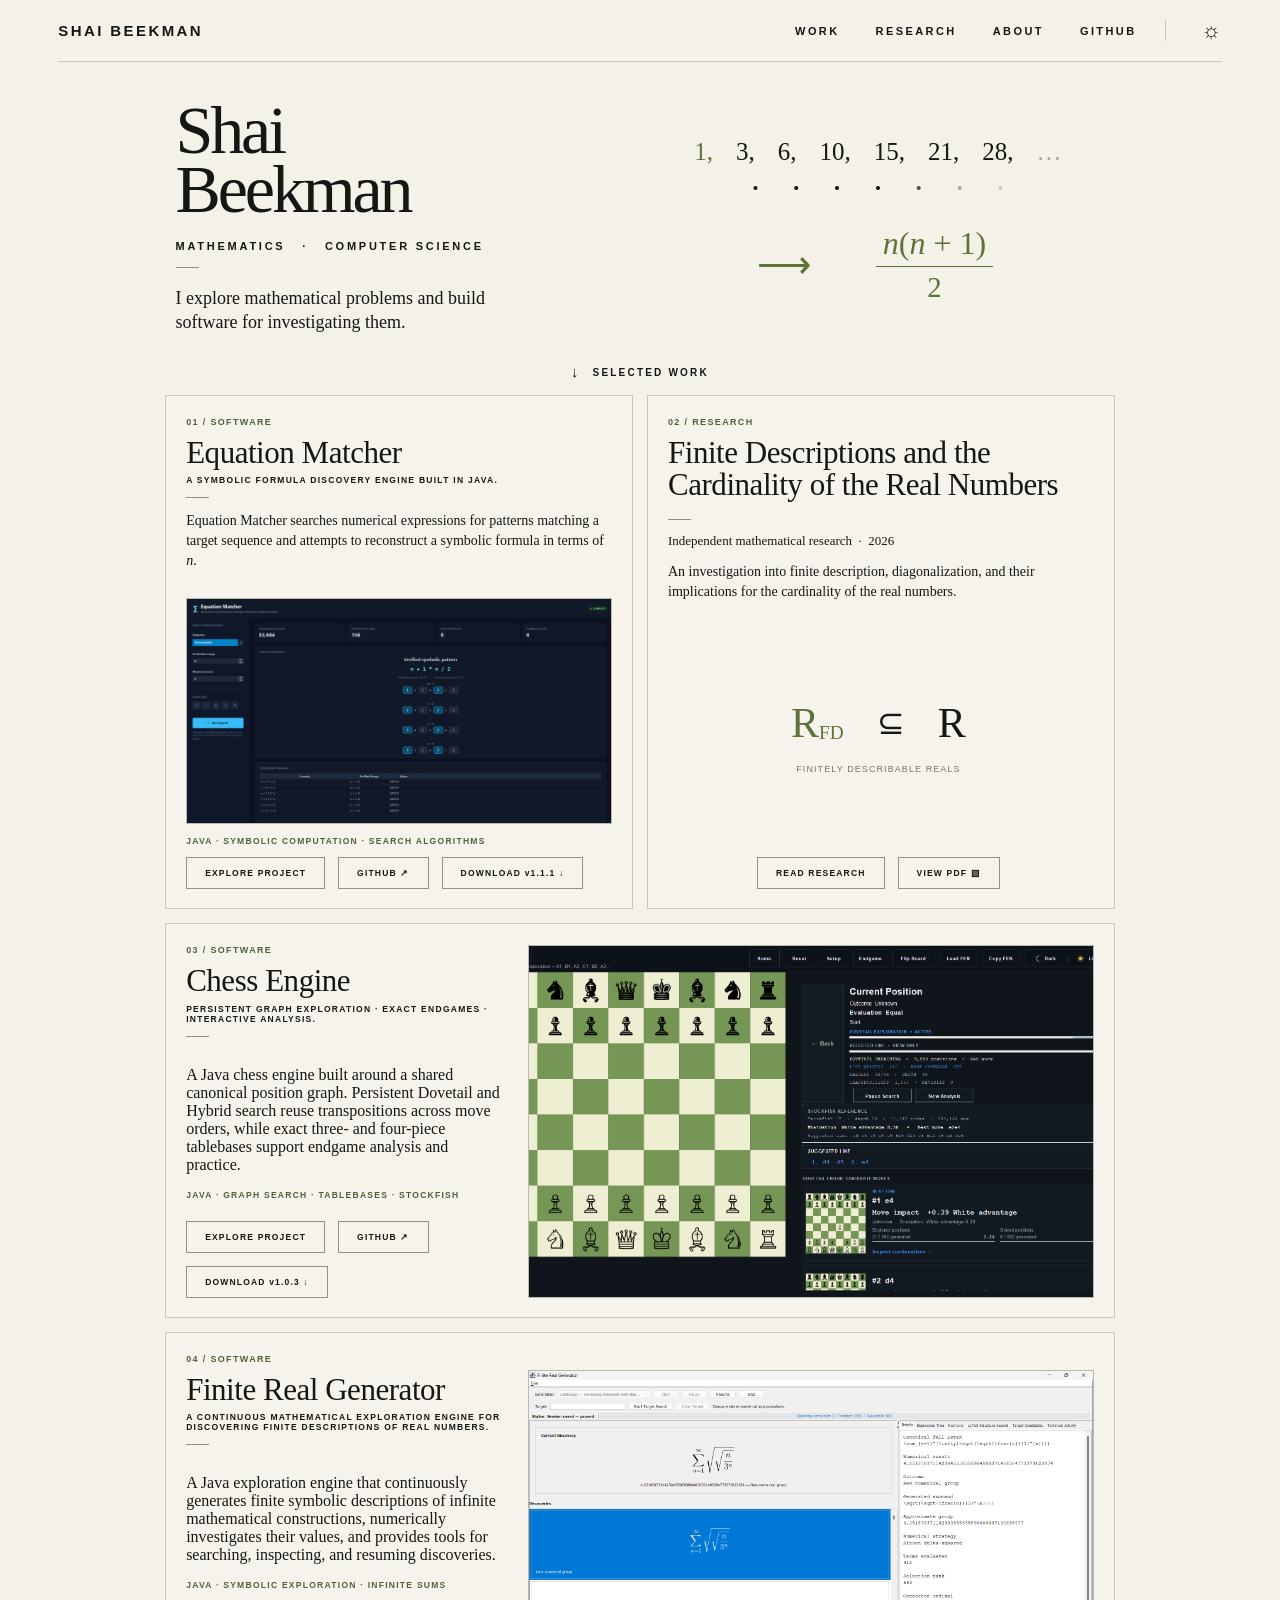
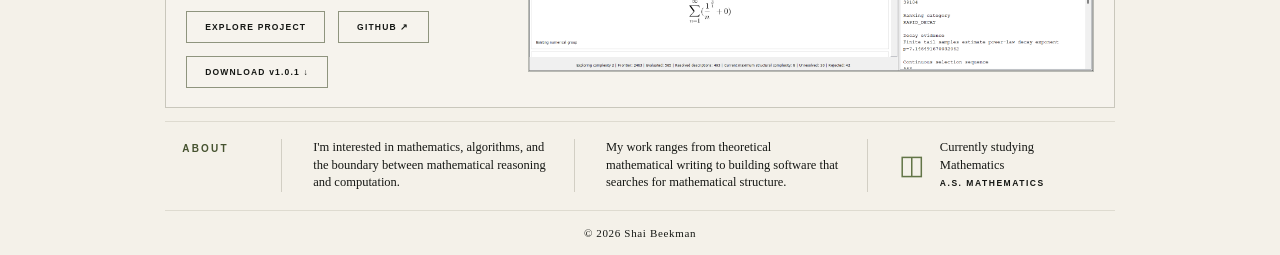
<file: index.html>
<!doctype html><html lang="en"><head><meta charset="utf-8"><meta name="viewport" content="width=device-width,initial-scale=1"><title>Shai Beekman — Mathematics & Computer Science</title><meta name="description" content="Portfolio of Shai Beekman, featuring Chess Engine, Equation Matcher, Finite Real Generator, and independent mathematical research at the intersection of mathematics, algorithms, and computation."><meta name="author" content="Shai Beekman"><meta name="theme-color" content="#f4f1e9"><meta property="og:type" content="website"><meta property="og:title" content="Shai Beekman — Mathematics & Computer Science"><meta property="og:description" content="Portfolio of Shai Beekman, featuring Chess Engine, Equation Matcher, Finite Real Generator, and independent mathematical research at the intersection of mathematics, algorithms, and computation."><meta name="twitter:card" content="summary"><link rel="stylesheet" href="styles.css"></head><body>
<header><a class="brand" href="#top">SHAI BEEKMAN</a><nav><a href="#work">WORK</a><a href="#research">RESEARCH</a><a href="#about">ABOUT</a><a href="https://github.com/ShaiBeekman" target="_blank" rel="noopener noreferrer">GITHUB</a><span class="nav-divider" aria-hidden="true"></span><button class="theme-icon" type="button" aria-label="Theme">☼</button></nav></header>
<main id="top"><section class="hero"><div class="hero-copy"><h1><span>Shai</span><span>Beekman</span></h1><p class="kicker">MATHEMATICS <span>·</span> COMPUTER SCIENCE</p><div class="rule"></div><p class="intro">I explore mathematical problems and build software for investigating them.</p></div><div class="sequence" aria-label="Triangular number sequence resolving to the Gaussian sum"><div class="terms"><span>1,</span><span>3,</span><span>6,</span><span>10,</span><span>15,</span><span class="accent">21,</span><span>28,</span><span class="fade">…</span></div><div class="dots" aria-hidden="true"><span class="dot dot-1">•</span><span class="dot dot-2">•</span><span class="dot dot-3">•</span><span class="dot dot-4">•</span><span class="dot dot-5">•</span><span class="dot dot-6">•</span><span class="dot dot-7">•</span></div><div class="resolve"><span class="arrow">⟶</span><span class="formula" aria-label="n times n plus 1 over 2"><span class="numerator"><i>n</i>(<i>n</i> + 1)</span><span class="denominator">2</span></span></div></div></section>
<div class="section-label"><span>↓</span> SELECTED WORK</div>
<section id="work" class="cards"><article class="card software"><p class="eyebrow">01 / SOFTWARE</p><h2>Equation Matcher</h2><p class="subhead">A SYMBOLIC FORMULA DISCOVERY ENGINE BUILT IN JAVA.</p><div class="mini-rule"></div><p>Equation Matcher searches numerical expressions for patterns matching a target sequence and attempts to reconstruct a symbolic formula in terms of <i>n</i>.</p><img src="equation-matcher.png" alt="Equation Matcher application showing a verified symbolic pattern for the summandial sequence"><p class="tags">JAVA · SYMBOLIC COMPUTATION · SEARCH ALGORITHMS</p><div class="actions"><a href="equation-matcher.html">EXPLORE PROJECT</a><a href="https://github.com/ShaiBeekman/Equation-Matcher" target="_blank" rel="noopener noreferrer">GITHUB ↗</a><a href="https://github.com/ShaiBeekman/Equation-Matcher/releases/tag/v1.1.1" target="_blank" rel="noopener noreferrer">DOWNLOAD v1.1.1 ↓</a></div></article>
<article id="research" class="card research"><p class="eyebrow">02 / RESEARCH</p><h2>Finite Descriptions and the<br>Cardinality of the Real Numbers</h2><div class="mini-rule"></div><p class="meta">Independent mathematical research &nbsp;·&nbsp; 2026</p><p>An investigation into finite description, diagonalization, and their implications for the cardinality of the real numbers.</p><div class="math-mark"><div class="math-expression"><span>R<sub>FD</sub></span><span class="relation">⊆</span><span>R</span></div><small>finitely describable reals</small></div><div class="actions research-actions"><a href="research.html">READ RESEARCH</a><a href="Finite Descriptions and the Cardinality of the Real Numbers.pdf">VIEW PDF ▧</a></div></article>
<article class="card software chess-card">
  <div class="chess-card-copy">
    <p class="eyebrow">03 / SOFTWARE</p>
    <h2>Chess Engine</h2>
    <p class="subhead">PERSISTENT GRAPH EXPLORATION · EXACT ENDGAMES · INTERACTIVE ANALYSIS.</p>
    <div class="mini-rule"></div>
    <p>A Java chess engine built around a shared canonical position graph. Persistent Dovetail and Hybrid search reuse transpositions across move orders, while exact three- and four-piece tablebases support endgame analysis and practice.</p>
    <p class="tags">JAVA · GRAPH SEARCH · TABLEBASES · STOCKFISH</p>
    <div class="actions">
      <a href="chess-engine.html">EXPLORE PROJECT</a>
      <a href="https://github.com/ShaiBeekman/Chess-Engine" target="_blank" rel="noopener noreferrer">GITHUB ↗</a>
      <a href="https://github.com/ShaiBeekman/Chess-Engine/releases/tag/v1.0.3" target="_blank" rel="noopener noreferrer">DOWNLOAD v1.0.3 ↓</a>
    </div>
  </div>
  <img src="chess-engine.png" alt="Chess Engine Dovetail analysis interface showing the board, persistent search status, Stockfish reference, and candidate moves">
</article>
<article class="card software finite-real-card">
  <div class="finite-real-card-copy">
    <p class="eyebrow">04 / SOFTWARE</p>
    <h2>Finite Real Generator</h2>
    <p class="subhead">A continuous mathematical exploration engine for discovering finite descriptions of real numbers.</p>
    <div class="mini-rule"></div>
    <p>A Java exploration engine that continuously generates finite symbolic descriptions of infinite mathematical constructions, numerically investigates their values, and provides tools for searching, inspecting, and resuming discoveries.</p>
    <p class="tags">JAVA &middot; SYMBOLIC EXPLORATION &middot; INFINITE SUMS</p>
    <div class="actions">
      <a href="finite-real-generator.html">EXPLORE PROJECT</a>
      <a href="https://github.com/ShaiBeekman/Finite-Real-Generator" target="_blank" rel="noopener noreferrer">GITHUB &#8599;</a>
      <a href="https://github.com/ShaiBeekman/Finite-Real-Generator/releases/tag/v1.0.1" target="_blank" rel="noopener noreferrer">DOWNLOAD v1.0.1 &#8595;</a>
    </div>
  </div>
  <img src="finite-real-generator.png" alt="Finite Real Generator showing a rendered mathematical discovery, its numerical approximation, and the Discovery Gallery" loading="lazy">
</article></section>
<section id="about" class="about"><h3>ABOUT</h3><p>I'm interested in mathematics, algorithms, and the boundary between mathematical reasoning and computation.</p><p>My work ranges from theoretical mathematical writing to building software that searches for mathematical structure.</p><div><span class="column-icon">◫</span><p>Currently studying Mathematics<br><b>A.S. MATHEMATICS</b></p></div></section></main><footer>© 2026 Shai Beekman</footer>
<script src="script.js"></script></body></html>
</file>
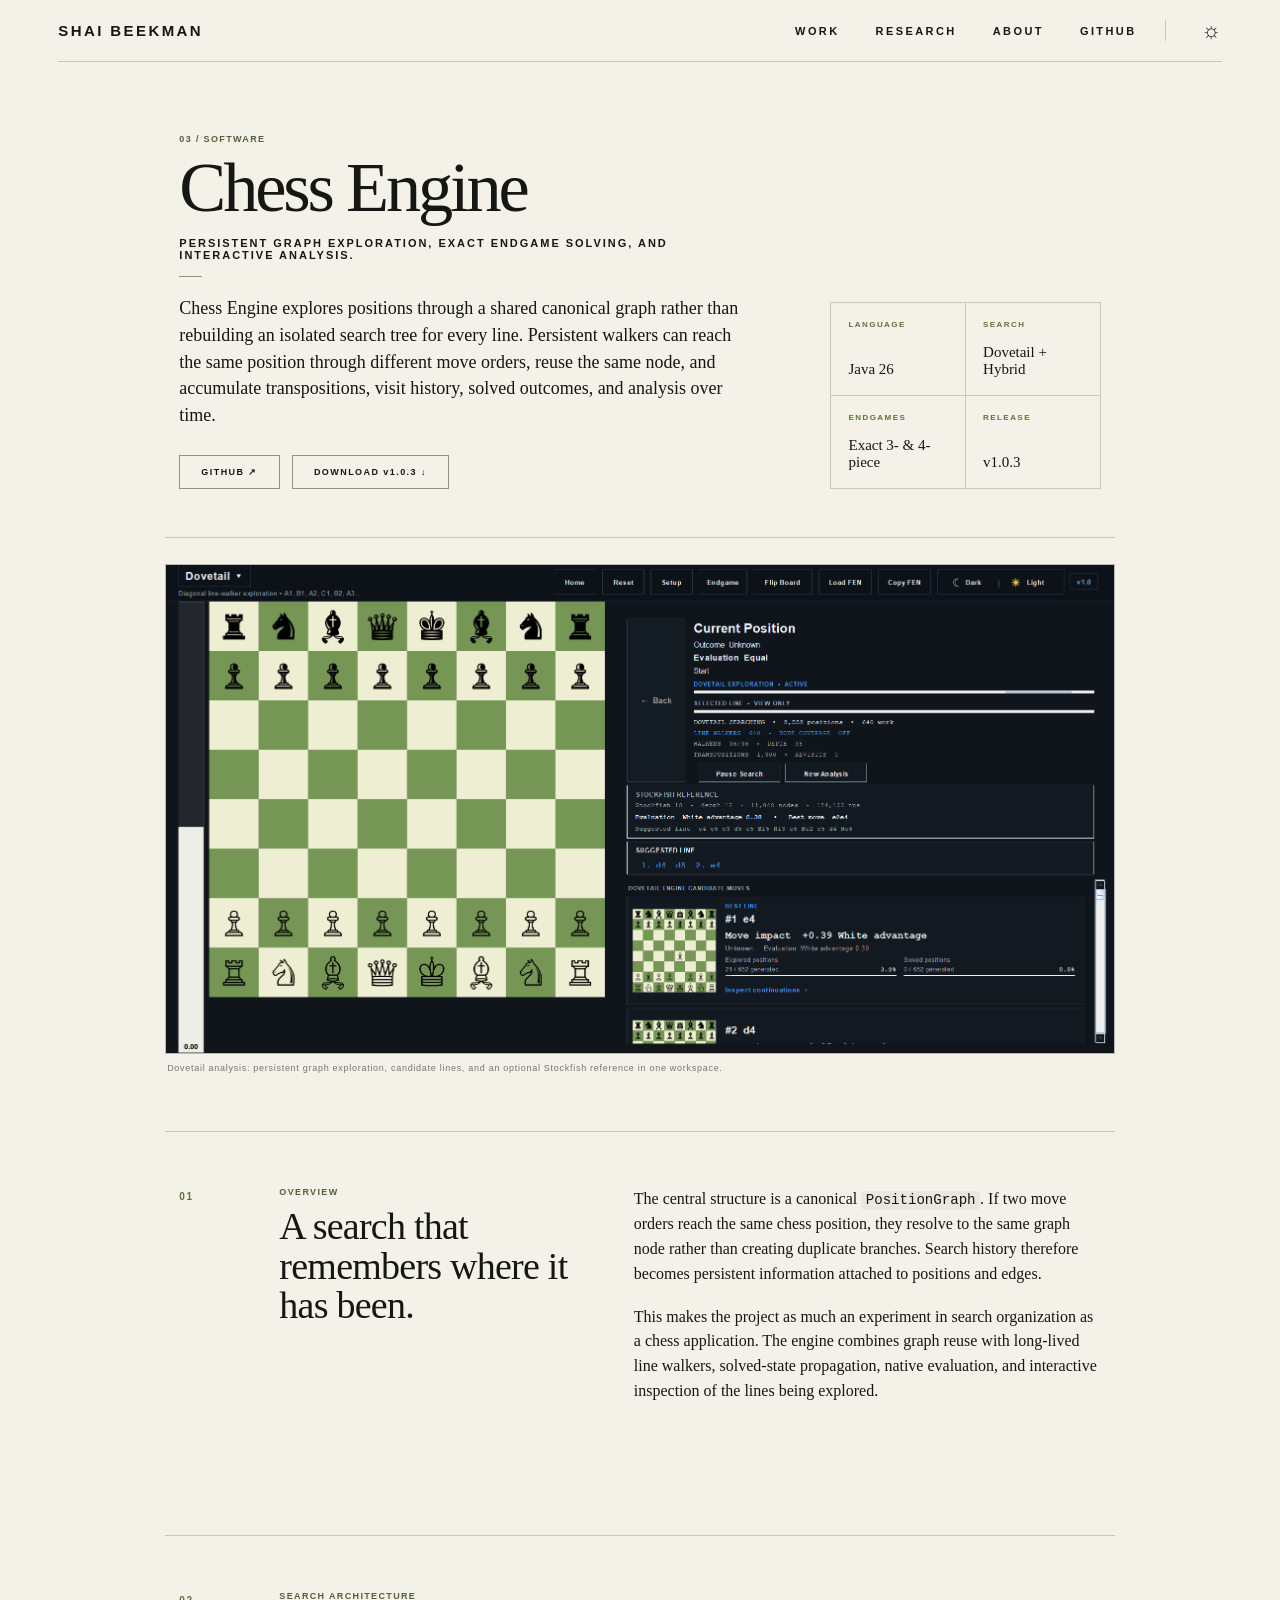
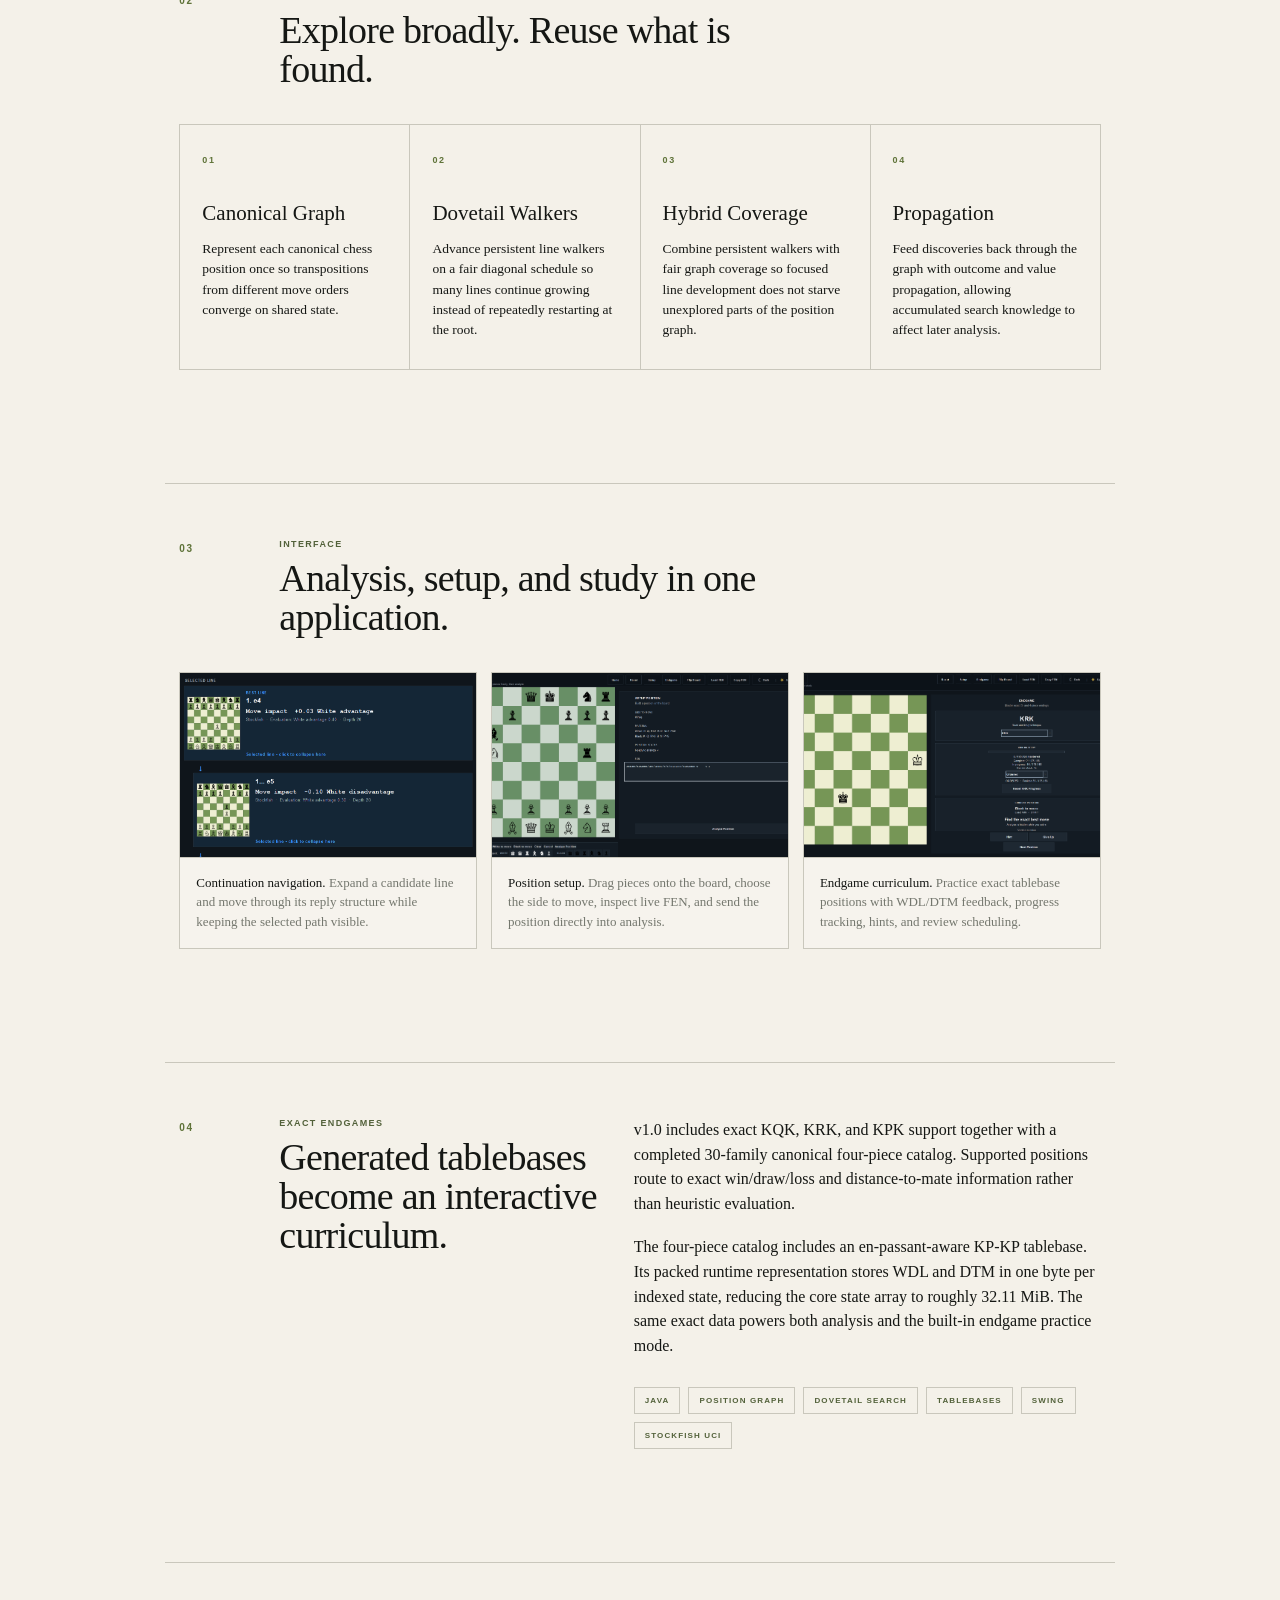
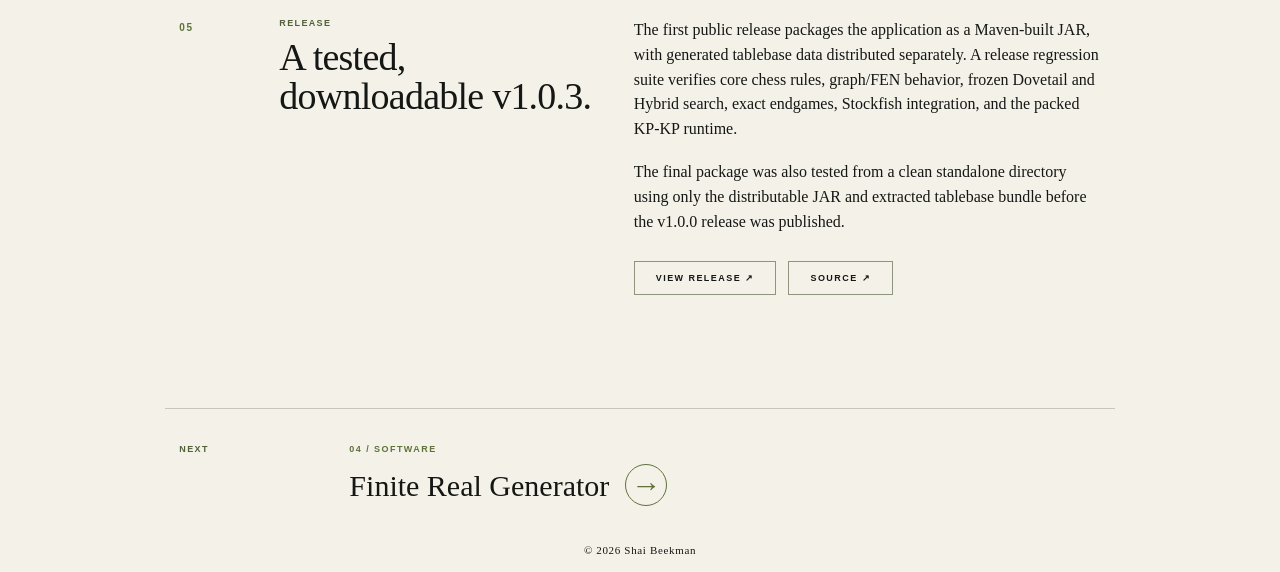
<file: chess-engine.html>
<!doctype html>
<html lang="en">
<head>
  <meta charset="utf-8">
  <meta name="viewport" content="width=device-width,initial-scale=1">
  <title>Chess Engine — Shai Beekman</title>
  <meta name="description" content="Chess Engine is a Java chess engine built around persistent graph exploration, Dovetail and Hybrid search, exact three- and four-piece tablebases, Stockfish comparison, and interactive analysis.">
  <meta name="author" content="Shai Beekman">
  <meta name="theme-color" content="#f4f1e9">
  <meta property="og:type" content="website">
  <meta property="og:title" content="Chess Engine — Shai Beekman">
  <meta property="og:description" content="A Java chess engine with persistent graph exploration, exact endgame solving, and interactive analysis.">
  <meta name="twitter:card" content="summary">
  <link rel="stylesheet" href="styles.css">
  <link rel="stylesheet" href="project.css">
</head>
<body class="project-page">
<header>
  <a class="brand" href="index.html">SHAI BEEKMAN</a>
  <nav>
    <a href="index.html#work">WORK</a>
    <a href="research.html">RESEARCH</a>
    <a href="index.html#about">ABOUT</a>
    <a href="https://github.com/ShaiBeekman" target="_blank" rel="noopener noreferrer">GITHUB</a>
    <span class="nav-divider" aria-hidden="true"></span>
    <button class="theme-icon" type="button" aria-label="Theme">☼</button>
  </nav>
</header>

<main class="project-main">
  <section class="project-hero">
    <div class="project-title-block">
      <p class="eyebrow">03 / SOFTWARE</p>
      <h1>Chess Engine</h1>
      <p class="project-deck">Persistent graph exploration, exact endgame solving, and interactive analysis.</p>
      <div class="rule"></div>
      <p class="project-lead">Chess Engine explores positions through a shared canonical graph rather than rebuilding an isolated search tree for every line. Persistent walkers can reach the same position through different move orders, reuse the same node, and accumulate transpositions, visit history, solved outcomes, and analysis over time.</p>
      <div class="project-actions">
        <a href="https://github.com/ShaiBeekman/Chess-Engine" target="_blank" rel="noopener noreferrer">GITHUB ↗</a>
        <a href="https://github.com/ShaiBeekman/Chess-Engine/releases/tag/v1.0.3" target="_blank" rel="noopener noreferrer">DOWNLOAD v1.0.3 ↓</a>
      </div>
    </div>
    <div class="project-fact-grid" aria-label="Project details">
      <div><span>LANGUAGE</span><strong>Java 26</strong></div>
      <div><span>SEARCH</span><strong>Dovetail + Hybrid</strong></div>
      <div><span>ENDGAMES</span><strong>Exact 3- &amp; 4-piece</strong></div>
      <div><span>RELEASE</span><strong>v1.0.3</strong></div>
    </div>
  </section>

  <figure class="project-shot">
    <img src="chess-engine.png" alt="Chess Engine Dovetail analysis interface with a board, persistent-search statistics, Stockfish reference, and candidate continuations">
    <figcaption>Dovetail analysis: persistent graph exploration, candidate lines, and an optional Stockfish reference in one workspace.</figcaption>
  </figure>

  <section class="project-section overview-grid">
    <div class="section-number">01</div>
    <div class="section-copy">
      <p class="eyebrow">OVERVIEW</p>
      <h2>A search that remembers where it has been.</h2>
    </div>
    <div class="section-body">
      <p>The central structure is a canonical <code>PositionGraph</code>. If two move orders reach the same chess position, they resolve to the same graph node rather than creating duplicate branches. Search history therefore becomes persistent information attached to positions and edges.</p>
      <p>This makes the project as much an experiment in search organization as a chess application. The engine combines graph reuse with long-lived line walkers, solved-state propagation, native evaluation, and interactive inspection of the lines being explored.</p>
    </div>
  </section>

  <section class="project-section process-section">
    <div class="process-heading">
      <div class="section-number">02</div>
      <div>
        <p class="eyebrow">SEARCH ARCHITECTURE</p>
        <h2>Explore broadly. Reuse what is found.</h2>
      </div>
    </div>
    <div class="process-grid">
      <article><span>01</span><h3>Canonical Graph</h3><p>Represent each canonical chess position once so transpositions from different move orders converge on shared state.</p></article>
      <article><span>02</span><h3>Dovetail Walkers</h3><p>Advance persistent line walkers on a fair diagonal schedule so many lines continue growing instead of repeatedly restarting at the root.</p></article>
      <article><span>03</span><h3>Hybrid Coverage</h3><p>Combine persistent walkers with fair graph coverage so focused line development does not starve unexplored parts of the position graph.</p></article>
      <article><span>04</span><h3>Propagation</h3><p>Feed discoveries back through the graph with outcome and value propagation, allowing accumulated search knowledge to affect later analysis.</p></article>
    </div>
  </section>

  <section class="project-section interface-section">
    <div class="process-heading">
      <div class="section-number">03</div>
      <div>
        <p class="eyebrow">INTERFACE</p>
        <h2>Analysis, setup, and study in one application.</h2>
      </div>
    </div>
    <div class="project-gallery">
      <figure>
        <img src="chess-continuation.png" alt="Chess Engine selected-line continuation view">
        <figcaption><strong>Continuation navigation.</strong> Expand a candidate line and move through its reply structure while keeping the selected path visible.</figcaption>
      </figure>
      <figure>
        <img src="chess-setup.png" alt="Chess Engine custom position setup interface">
        <figcaption><strong>Position setup.</strong> Drag pieces onto the board, choose the side to move, inspect live FEN, and send the position directly into analysis.</figcaption>
      </figure>
      <figure>
        <img src="chess-endgame.png" alt="Chess Engine exact endgame curriculum interface">
        <figcaption><strong>Endgame curriculum.</strong> Practice exact tablebase positions with WDL/DTM feedback, progress tracking, hints, and review scheduling.</figcaption>
      </figure>
    </div>
  </section>

  <section class="project-section technical-section">
    <div class="section-number">04</div>
    <div class="section-copy">
      <p class="eyebrow">EXACT ENDGAMES</p>
      <h2>Generated tablebases become an interactive curriculum.</h2>
    </div>
    <div class="section-body">
      <p>v1.0 includes exact KQK, KRK, and KPK support together with a completed 30-family canonical four-piece catalog. Supported positions route to exact win/draw/loss and distance-to-mate information rather than heuristic evaluation.</p>
      <p>The four-piece catalog includes an en-passant-aware KP-KP tablebase. Its packed runtime representation stores WDL and DTM in one byte per indexed state, reducing the core state array to roughly 32.11 MiB. The same exact data powers both analysis and the built-in endgame practice mode.</p>
      <div class="tech-tags"><span>JAVA</span><span>POSITION GRAPH</span><span>DOVETAIL SEARCH</span><span>TABLEBASES</span><span>SWING</span><span>STOCKFISH UCI</span></div>
    </div>
  </section>

  <section class="project-section technical-section">
    <div class="section-number">05</div>
    <div class="section-copy">
      <p class="eyebrow">RELEASE</p>
      <h2>A tested, downloadable v1.0.3.</h2>
    </div>
    <div class="section-body">
      <p>The first public release packages the application as a Maven-built JAR, with generated tablebase data distributed separately. A release regression suite verifies core chess rules, graph/FEN behavior, frozen Dovetail and Hybrid search, exact endgames, Stockfish integration, and the packed KP-KP runtime.</p>
      <p>The final package was also tested from a clean standalone directory using only the distributable JAR and extracted tablebase bundle before the v1.0.0 release was published.</p>
      <div class="project-inline-actions">
        <a href="https://github.com/ShaiBeekman/Chess-Engine/releases/tag/v1.0.3" target="_blank" rel="noopener noreferrer">VIEW RELEASE ↗</a>
        <a href="https://github.com/ShaiBeekman/Chess-Engine" target="_blank" rel="noopener noreferrer">SOURCE ↗</a>
      </div>
    </div>
  </section>

  <section class="project-next">
    <p class="eyebrow">NEXT</p>
    <div class="next-project">
      <span>04 / SOFTWARE</span>
      <a class="next-project-link" href="finite-real-generator.html">Finite Real Generator <b class="next-arrow">→</b></a>
    </div>
  </section>
</main>
<footer>© 2026 Shai Beekman</footer>
<script src="script.js"></script>
</body>
</html>
</file>
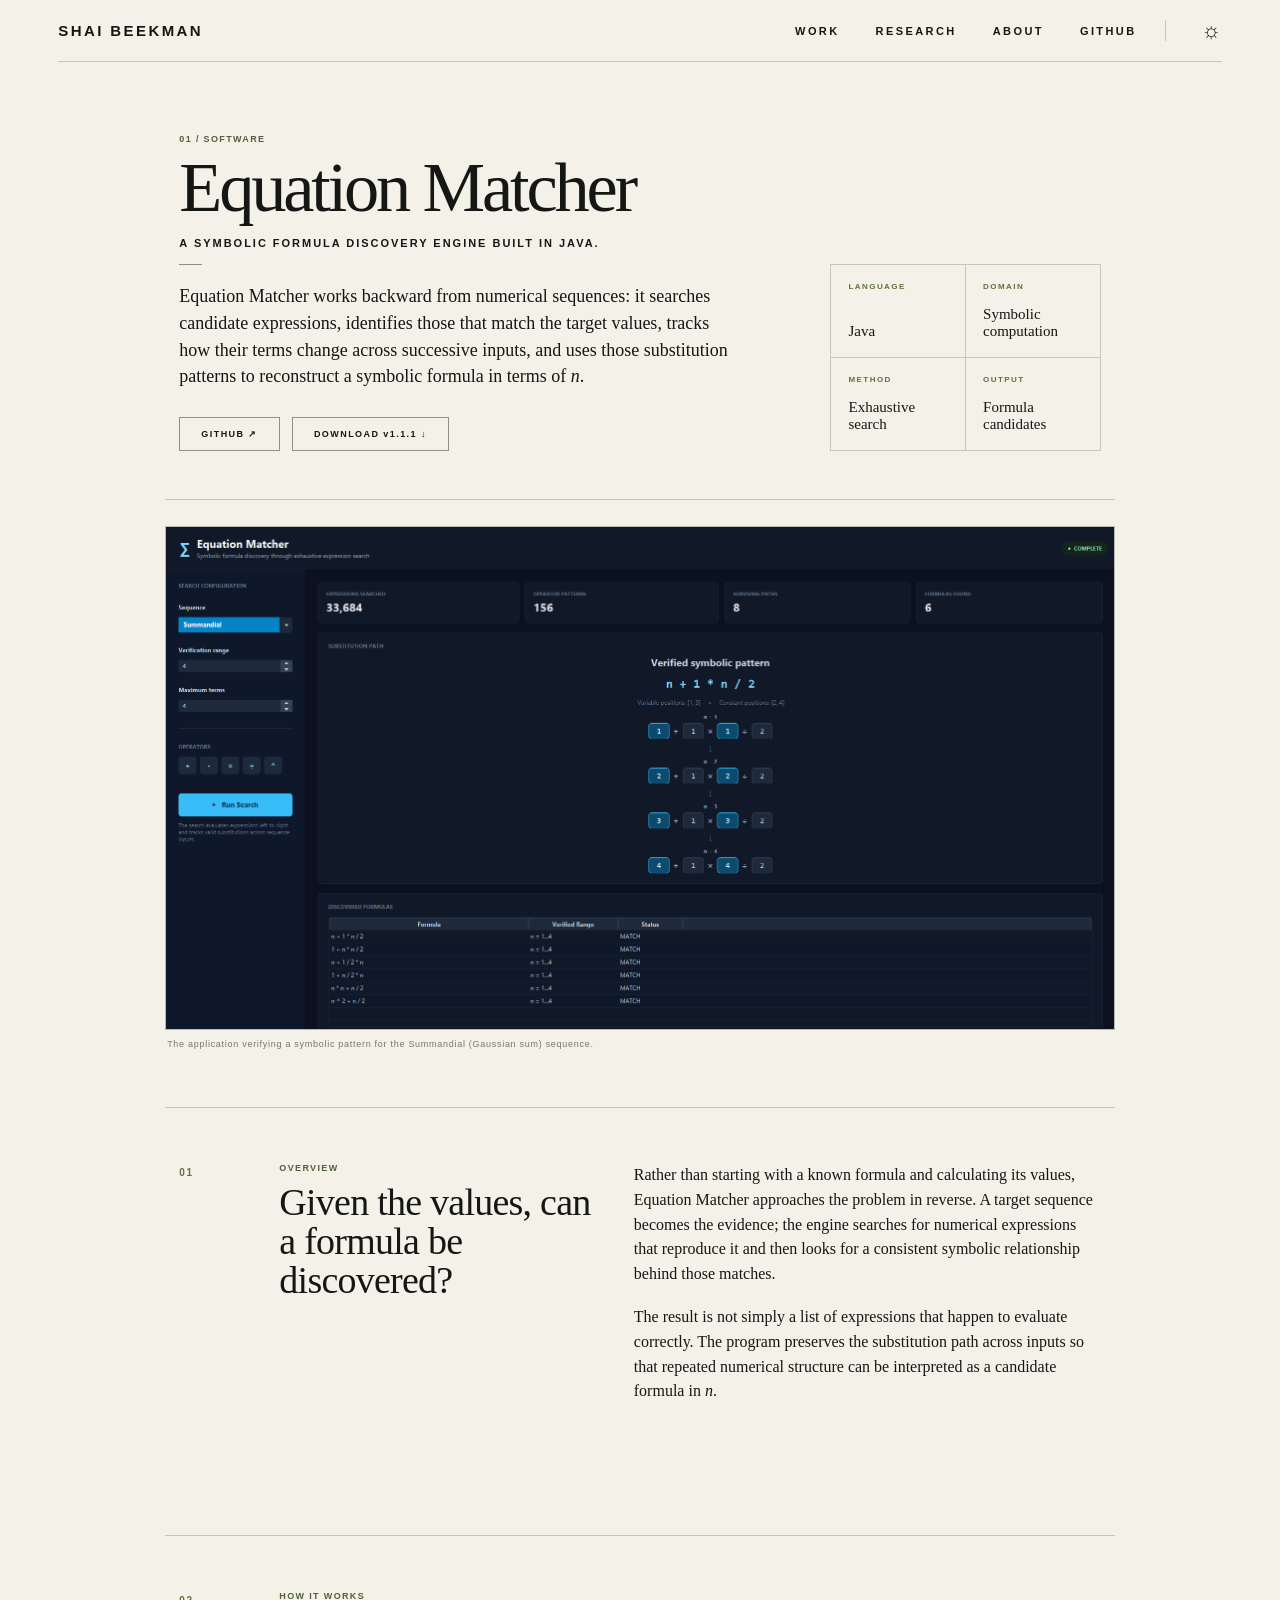
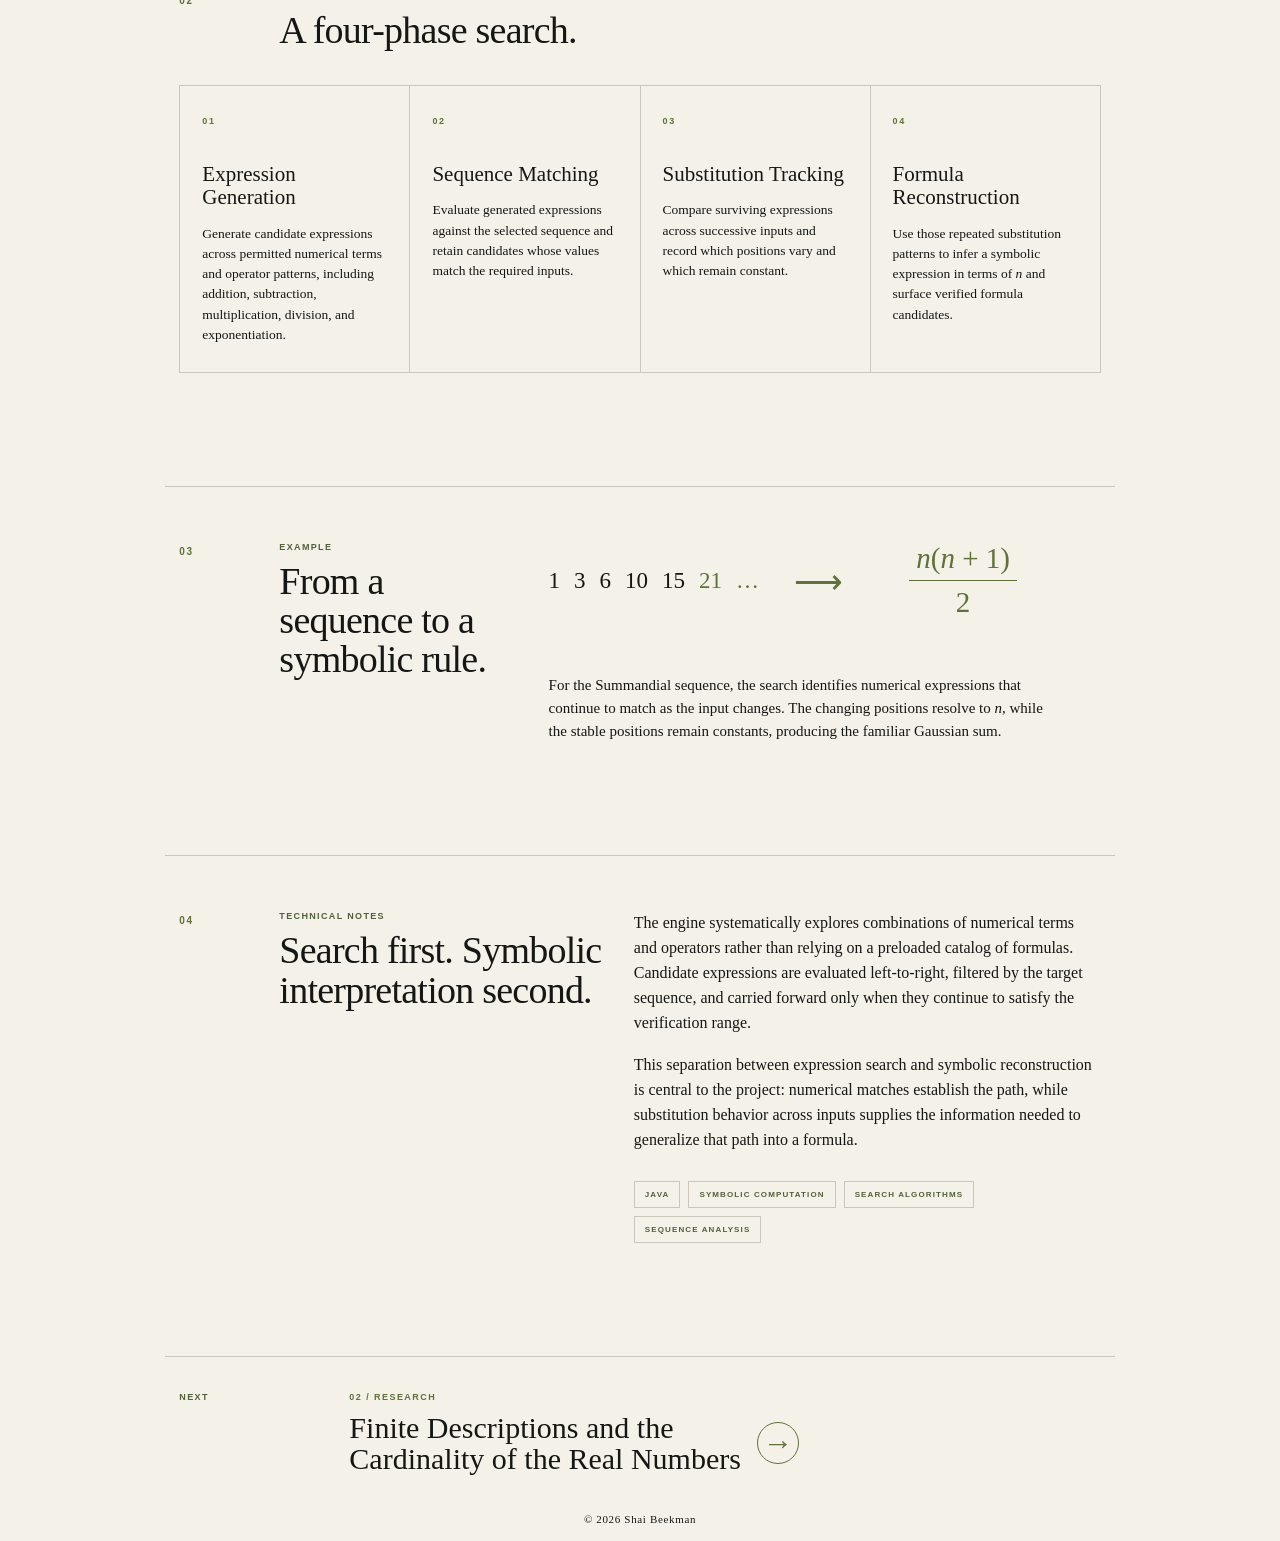
<file: equation-matcher.html>
<!doctype html>
<html lang="en">
<head>
  <meta charset="utf-8">
  <meta name="viewport" content="width=device-width,initial-scale=1">
  <title>Equation Matcher — Shai Beekman</title><meta name="description" content="Equation Matcher is a Java symbolic formula discovery engine that searches numerical expressions, matches target sequences, and reconstructs symbolic formulas in terms of n."><meta name="author" content="Shai Beekman"><meta name="theme-color" content="#f4f1e9"><meta property="og:type" content="website"><meta property="og:title" content="Equation Matcher — Shai Beekman"><meta property="og:description" content="Equation Matcher is a Java symbolic formula discovery engine that searches numerical expressions, matches target sequences, and reconstructs symbolic formulas in terms of n."><meta name="twitter:card" content="summary">
  <link rel="stylesheet" href="styles.css">
  <link rel="stylesheet" href="project.css">
</head>
<body class="project-page">
<header>
  <a class="brand" href="index.html">SHAI BEEKMAN</a>
  <nav>
    <a href="index.html#work">WORK</a>
    <a href="research.html">RESEARCH</a>
    <a href="index.html#about">ABOUT</a>
    <a href="https://github.com/ShaiBeekman" target="_blank" rel="noopener noreferrer">GITHUB</a>
    <span class="nav-divider" aria-hidden="true"></span>
    <button class="theme-icon" type="button" aria-label="Theme">☼</button>
  </nav>
</header>

<main class="project-main">
  <section class="project-hero">
    <div class="project-title-block">
      <p class="eyebrow">01 / SOFTWARE</p>
      <h1>Equation Matcher</h1>
      <p class="project-deck">A symbolic formula discovery engine built in Java.</p>
      <div class="rule"></div>
      <p class="project-lead">Equation Matcher works backward from numerical sequences: it searches candidate expressions, identifies those that match the target values, tracks how their terms change across successive inputs, and uses those substitution patterns to reconstruct a symbolic formula in terms of <i>n</i>.</p>
      <div class="project-actions">
        <a href="https://github.com/ShaiBeekman/Equation-Matcher" target="_blank" rel="noopener noreferrer">GITHUB ↗</a>
        <a href="https://github.com/ShaiBeekman/Equation-Matcher/releases/tag/v1.1.1" target="_blank" rel="noopener noreferrer">DOWNLOAD v1.1.1 ↓</a>
      </div>
    </div>
    <div class="project-fact-grid" aria-label="Project details">
      <div><span>LANGUAGE</span><strong>Java</strong></div>
      <div><span>DOMAIN</span><strong>Symbolic computation</strong></div>
      <div><span>METHOD</span><strong>Exhaustive search</strong></div>
      <div><span>OUTPUT</span><strong>Formula candidates</strong></div>
    </div>
  </section>

  <figure class="project-shot">
    <img src="equation-matcher.png" alt="Equation Matcher interface showing the Summandial sequence and a verified symbolic pattern">
    <figcaption>The application verifying a symbolic pattern for the Summandial (Gaussian sum) sequence.</figcaption>
  </figure>

  <section class="project-section overview-grid">
    <div class="section-number">01</div>
    <div class="section-copy">
      <p class="eyebrow">OVERVIEW</p>
      <h2>Given the values, can a formula be discovered?</h2>
    </div>
    <div class="section-body">
      <p>Rather than starting with a known formula and calculating its values, Equation Matcher approaches the problem in reverse. A target sequence becomes the evidence; the engine searches for numerical expressions that reproduce it and then looks for a consistent symbolic relationship behind those matches.</p>
      <p>The result is not simply a list of expressions that happen to evaluate correctly. The program preserves the substitution path across inputs so that repeated numerical structure can be interpreted as a candidate formula in <i>n</i>.</p>
    </div>
  </section>

  <section class="project-section process-section">
    <div class="process-heading">
      <div class="section-number">02</div>
      <div>
        <p class="eyebrow">HOW IT WORKS</p>
        <h2>A four-phase search.</h2>
      </div>
    </div>
    <div class="process-grid">
      <article><span>01</span><h3>Expression Generation</h3><p>Generate candidate expressions across permitted numerical terms and operator patterns, including addition, subtraction, multiplication, division, and exponentiation.</p></article>
      <article><span>02</span><h3>Sequence Matching</h3><p>Evaluate generated expressions against the selected sequence and retain candidates whose values match the required inputs.</p></article>
      <article><span>03</span><h3>Substitution Tracking</h3><p>Compare surviving expressions across successive inputs and record which positions vary and which remain constant.</p></article>
      <article><span>04</span><h3>Formula Reconstruction</h3><p>Use those repeated substitution patterns to infer a symbolic expression in terms of <i>n</i> and surface verified formula candidates.</p></article>
    </div>
  </section>

  <section class="project-section example-section">
    <div class="section-number">03</div>
    <div class="section-copy">
      <p class="eyebrow">EXAMPLE</p>
      <h2>From a sequence to a symbolic rule.</h2>
    </div>
    <div class="sequence-demo">
      <div class="demo-sequence"><span>1</span><span>3</span><span>6</span><span>10</span><span>15</span><span>21</span><span>…</span></div>
      <div class="demo-arrow">⟶</div>
      <div class="demo-formula"><span class="numerator"><i>n</i>(<i>n</i> + 1)</span><span class="denominator">2</span></div>
      <p>For the Summandial sequence, the search identifies numerical expressions that continue to match as the input changes. The changing positions resolve to <i>n</i>, while the stable positions remain constants, producing the familiar Gaussian sum.</p>
    </div>
  </section>

  <section class="project-section technical-section">
    <div class="section-number">04</div>
    <div class="section-copy">
      <p class="eyebrow">TECHNICAL NOTES</p>
      <h2>Search first. Symbolic interpretation second.</h2>
    </div>
    <div class="section-body">
      <p>The engine systematically explores combinations of numerical terms and operators rather than relying on a preloaded catalog of formulas. Candidate expressions are evaluated left-to-right, filtered by the target sequence, and carried forward only when they continue to satisfy the verification range.</p>
      <p>This separation between expression search and symbolic reconstruction is central to the project: numerical matches establish the path, while substitution behavior across inputs supplies the information needed to generalize that path into a formula.</p>
      <div class="tech-tags"><span>JAVA</span><span>SYMBOLIC COMPUTATION</span><span>SEARCH ALGORITHMS</span><span>SEQUENCE ANALYSIS</span></div>
    </div>
  </section>

  <section class="project-next">
    <p class="eyebrow">NEXT</p>
    <div class="next-project"><span>02 / RESEARCH</span><a class="next-project-link" href="research.html">Finite Descriptions and the<br>Cardinality of the Real Numbers <b class="next-arrow">→</b></a></div>
  </section>
</main>
<footer>© 2026 Shai Beekman</footer>
<script src="script.js"></script></body>
</html>
</file>
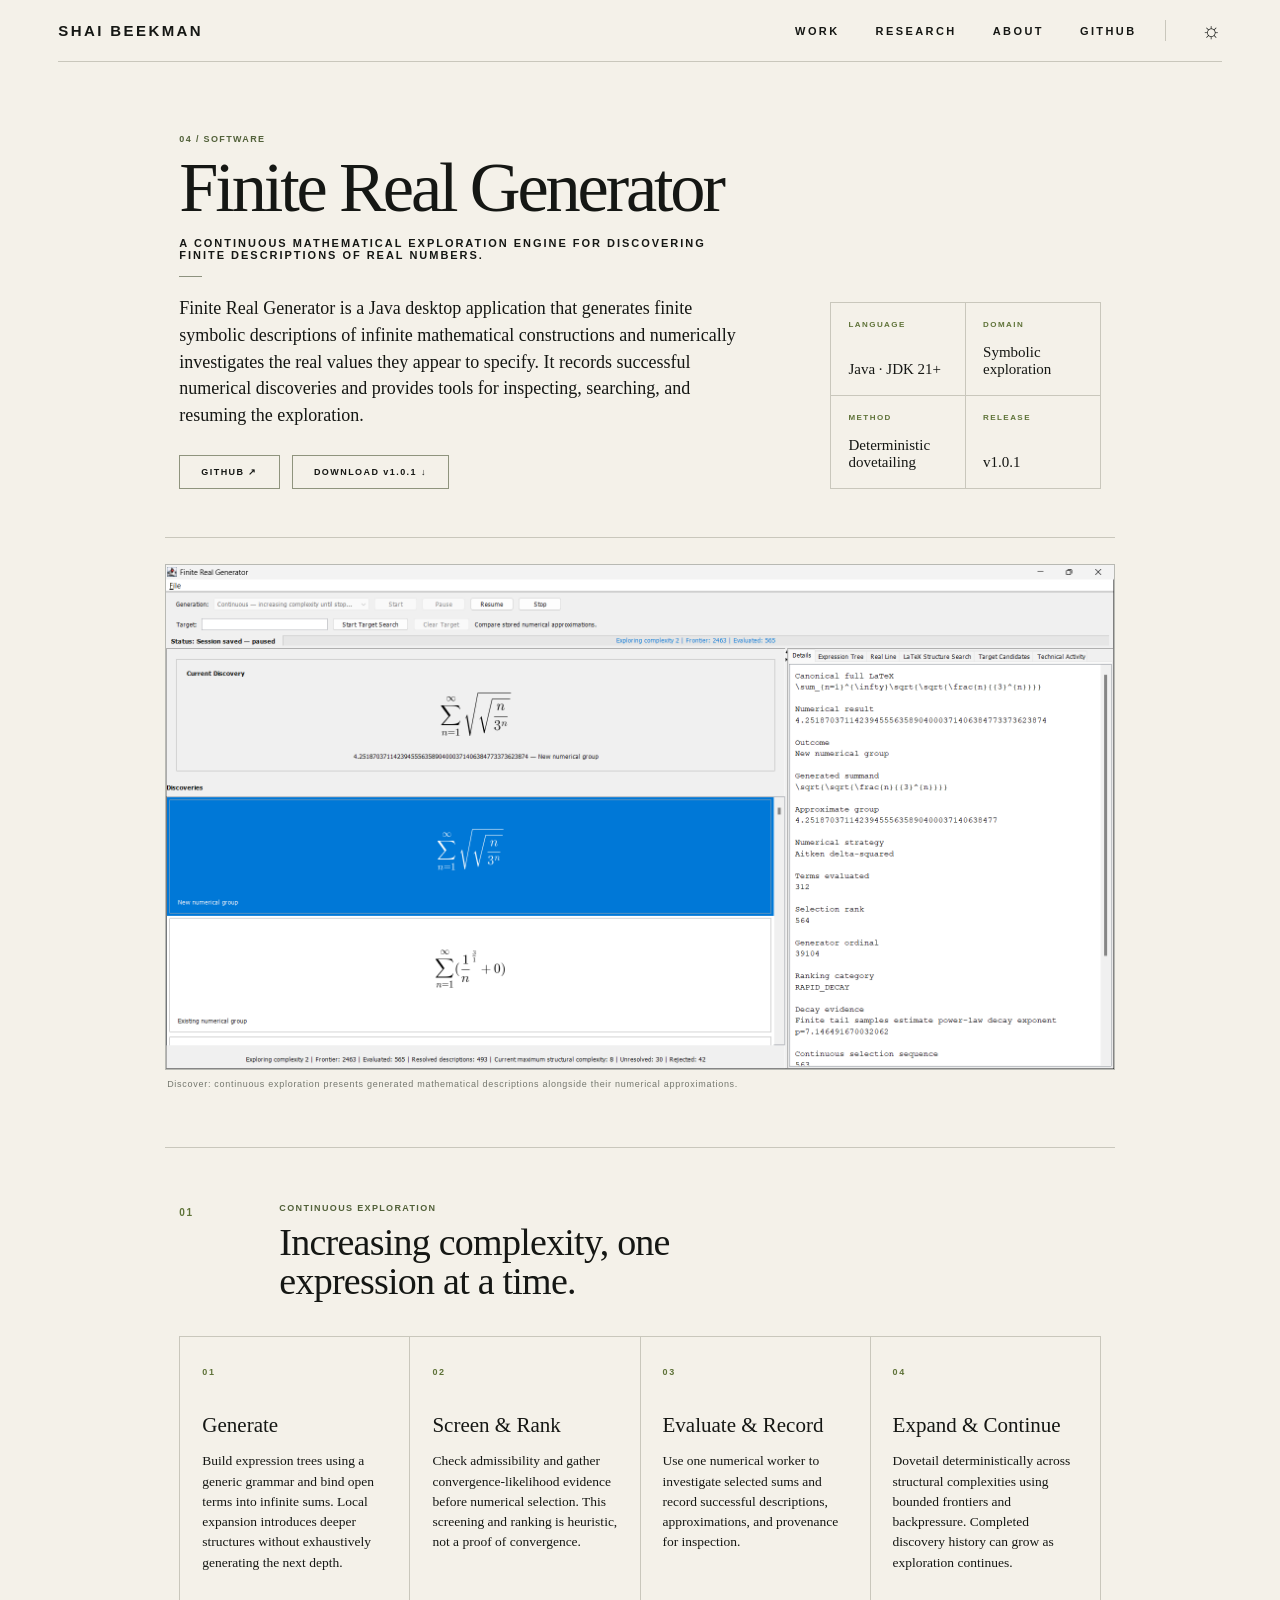
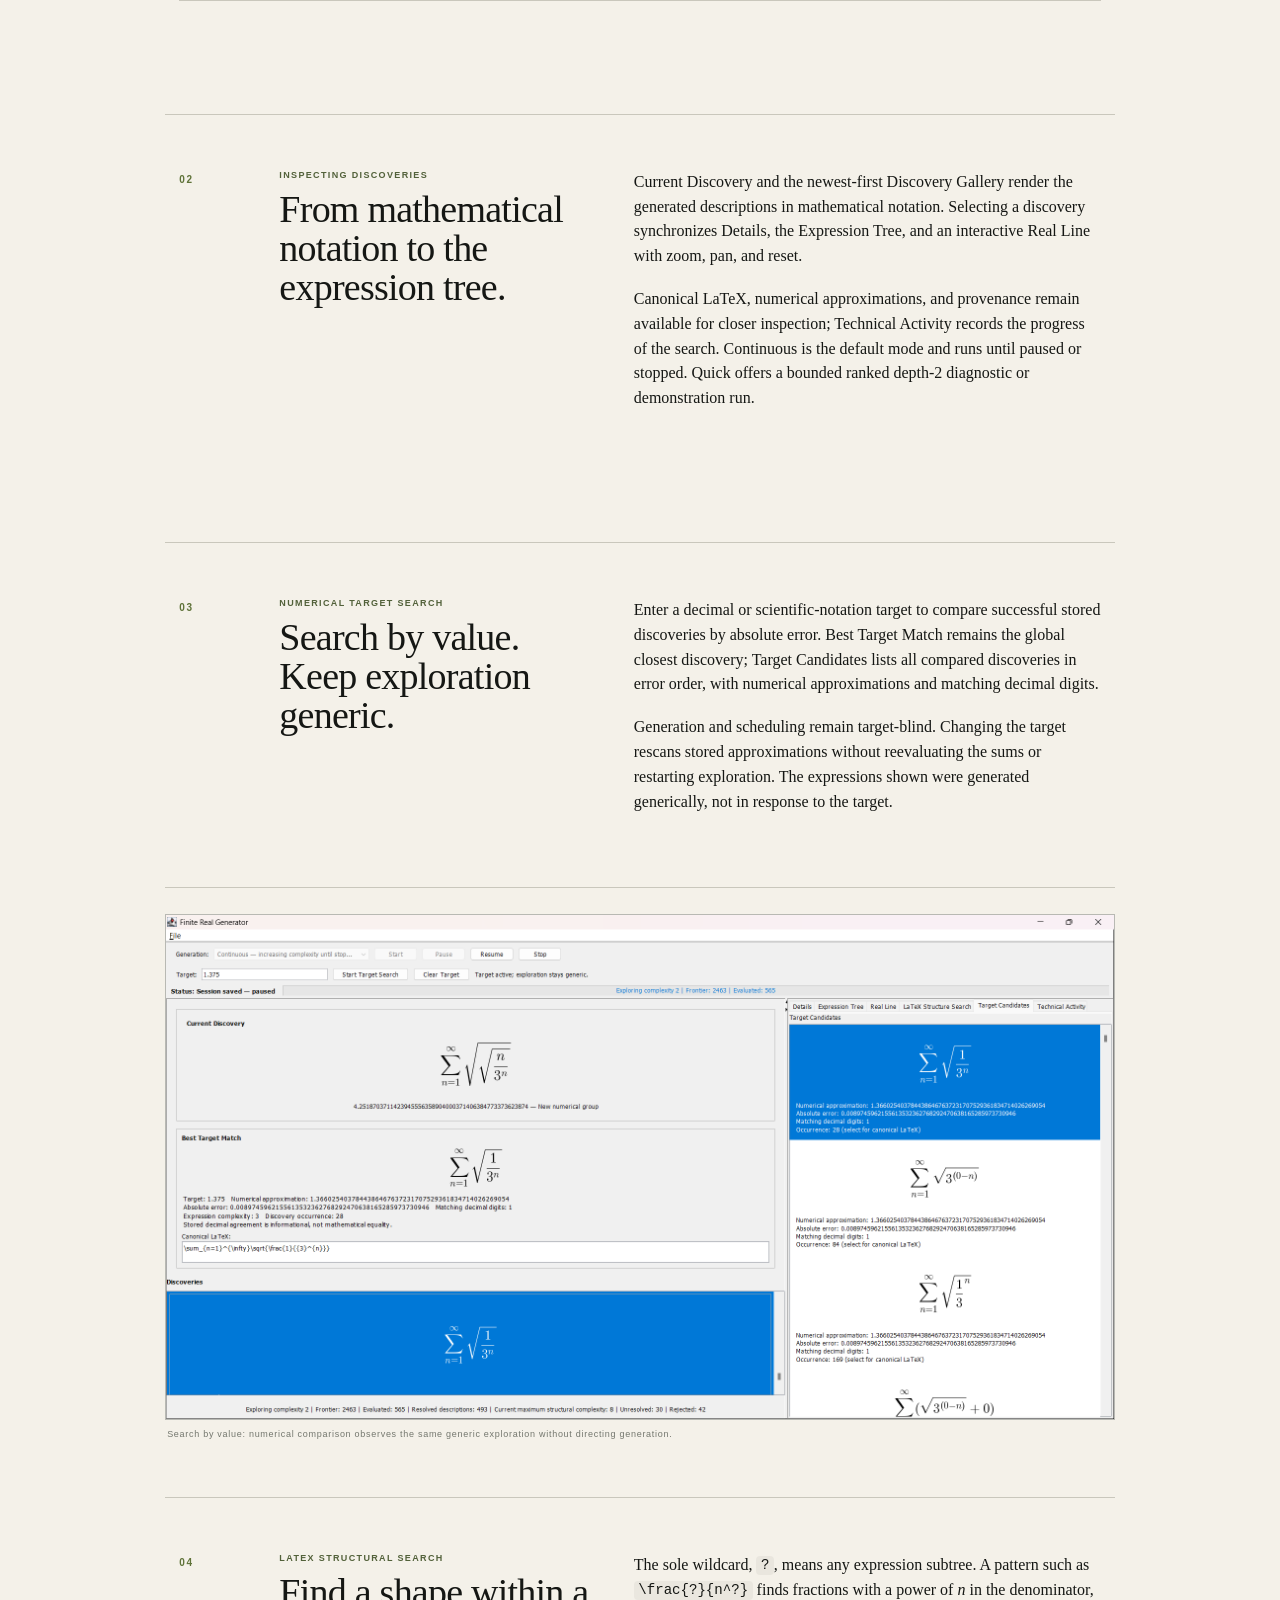
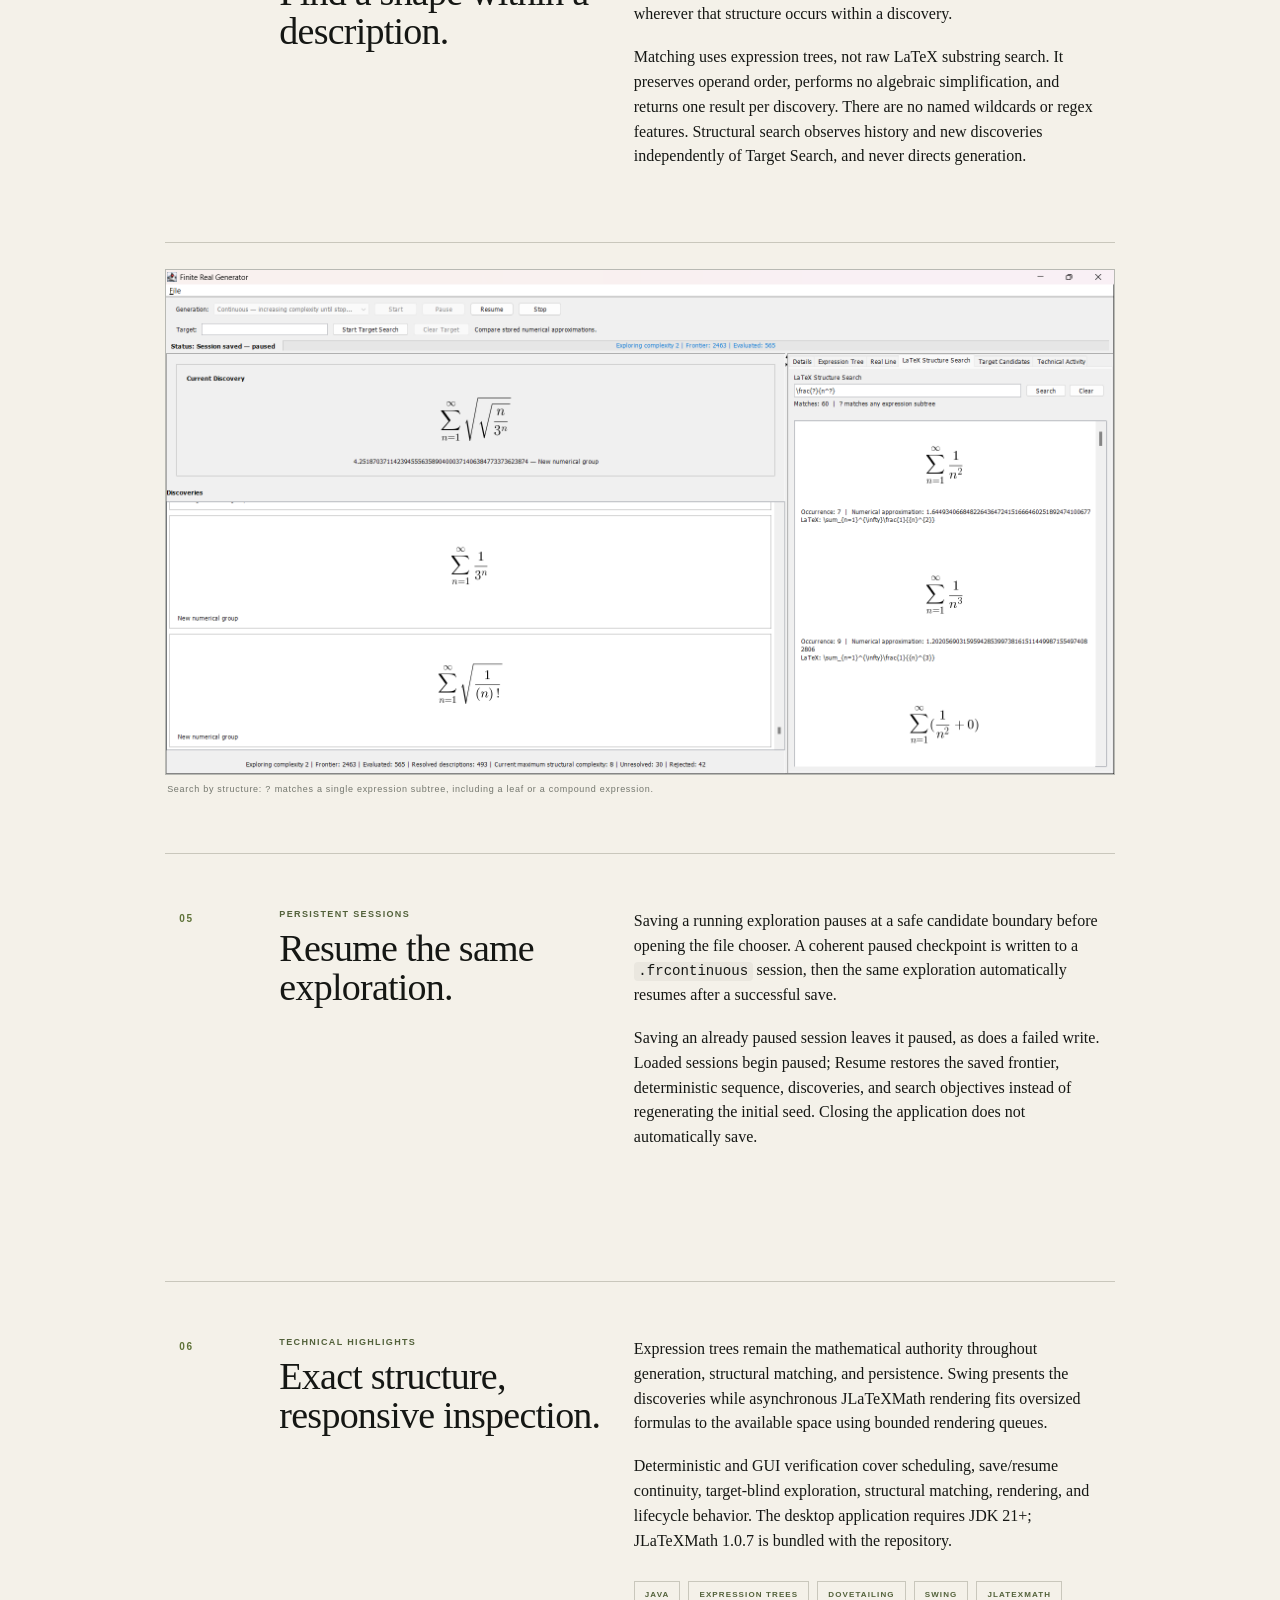
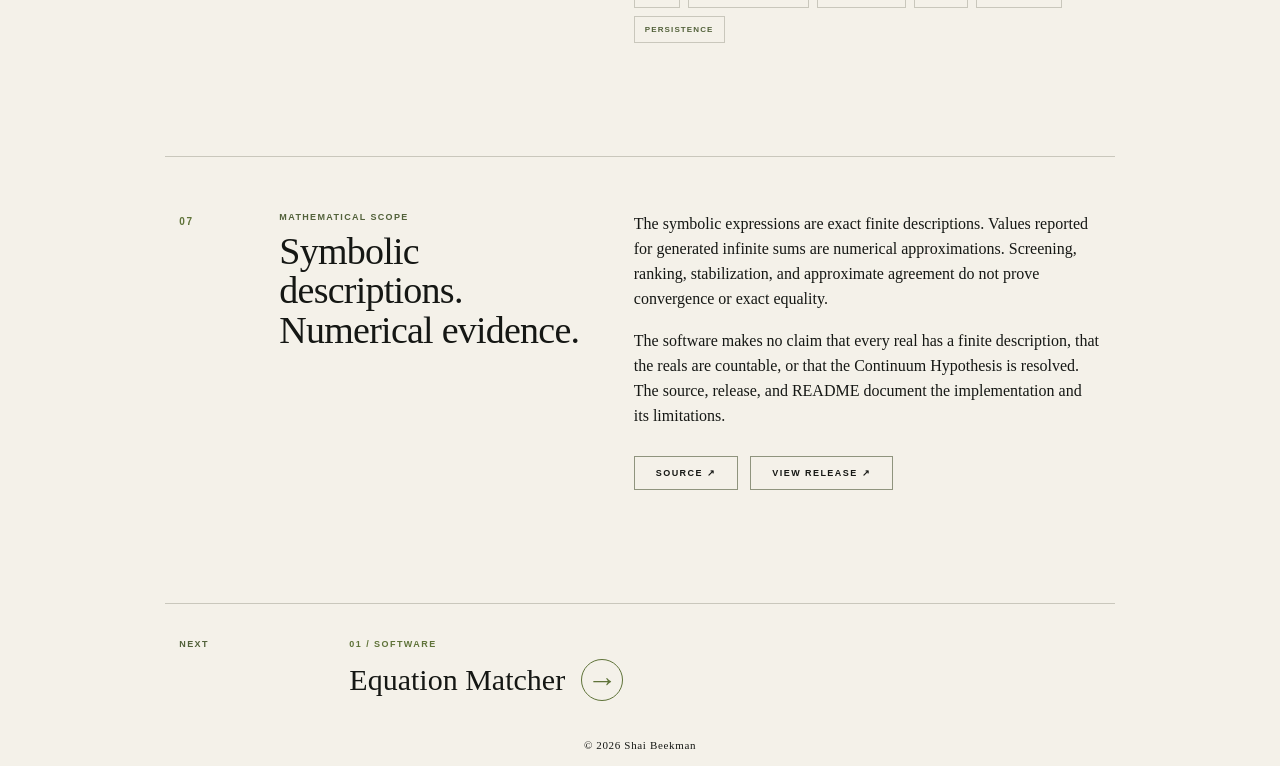
<file: finite-real-generator.html>
<!doctype html>
<html lang="en">
<head>
  <meta charset="utf-8">
  <meta name="viewport" content="width=device-width,initial-scale=1">
  <title>Finite Real Generator &mdash; Shai Beekman</title>
  <meta name="description" content="A Java desktop application for continuous finite-description exploration, numerical investigation of infinite sums, observational search, and persistent sessions.">
  <meta name="author" content="Shai Beekman">
  <meta name="theme-color" content="#f4f1e9">
  <meta property="og:type" content="website">
  <meta property="og:title" content="Finite Real Generator &mdash; Shai Beekman">
  <meta property="og:description" content="A continuous mathematical exploration engine for discovering finite descriptions of real numbers.">
  <meta name="twitter:card" content="summary">
  <link rel="stylesheet" href="styles.css">
  <link rel="stylesheet" href="project.css">
</head>
<body class="project-page">
<header>
  <a class="brand" href="index.html">SHAI BEEKMAN</a>
  <nav>
    <a href="index.html#work">WORK</a>
    <a href="research.html">RESEARCH</a>
    <a href="index.html#about">ABOUT</a>
    <a href="https://github.com/ShaiBeekman" target="_blank" rel="noopener noreferrer">GITHUB</a>
    <span class="nav-divider" aria-hidden="true"></span>
    <button class="theme-icon" type="button" aria-label="Theme">&#9788;</button>
  </nav>
</header>

<main class="project-main">
  <section class="project-hero">
    <div class="project-title-block">
      <p class="eyebrow">04 / SOFTWARE</p>
      <h1>Finite Real Generator</h1>
      <p class="project-deck">A continuous mathematical exploration engine for discovering finite descriptions of real numbers.</p>
      <div class="rule"></div>
      <p class="project-lead">Finite Real Generator is a Java desktop application that generates finite symbolic descriptions of infinite mathematical constructions and numerically investigates the real values they appear to specify. It records successful numerical discoveries and provides tools for inspecting, searching, and resuming the exploration.</p>
      <div class="project-actions">
        <a href="https://github.com/ShaiBeekman/Finite-Real-Generator" target="_blank" rel="noopener noreferrer">GITHUB &#8599;</a>
        <a href="https://github.com/ShaiBeekman/Finite-Real-Generator/releases/tag/v1.0.1" target="_blank" rel="noopener noreferrer">DOWNLOAD v1.0.1 &#8595;</a>
      </div>
    </div>
    <div class="project-fact-grid" aria-label="Project details">
      <div><span>LANGUAGE</span><strong>Java &middot; JDK 21+</strong></div>
      <div><span>DOMAIN</span><strong>Symbolic exploration</strong></div>
      <div><span>METHOD</span><strong>Deterministic dovetailing</strong></div>
      <div><span>RELEASE</span><strong>v1.0.1</strong></div>
    </div>
  </section>

  <figure class="project-shot">
    <img src="finite-real-generator.png" alt="Finite Real Generator workspace with a rendered Current Discovery, numerical approximation, and Discovery Gallery">
    <figcaption>Discover: continuous exploration presents generated mathematical descriptions alongside their numerical approximations.</figcaption>
  </figure>

  <section class="project-section process-section">
    <div class="process-heading">
      <div class="section-number">01</div>
      <div>
        <p class="eyebrow">CONTINUOUS EXPLORATION</p>
        <h2>Increasing complexity, one expression at a time.</h2>
      </div>
    </div>
    <div class="process-grid">
      <article><span>01</span><h3>Generate</h3><p>Build expression trees using a generic grammar and bind open terms into infinite sums. Local expansion introduces deeper structures without exhaustively generating the next depth.</p></article>
      <article><span>02</span><h3>Screen &amp; Rank</h3><p>Check admissibility and gather convergence-likelihood evidence before numerical selection. This screening and ranking is heuristic, not a proof of convergence.</p></article>
      <article><span>03</span><h3>Evaluate &amp; Record</h3><p>Use one numerical worker to investigate selected sums and record successful descriptions, approximations, and provenance for inspection.</p></article>
      <article><span>04</span><h3>Expand &amp; Continue</h3><p>Dovetail deterministically across structural complexities using bounded frontiers and backpressure. Completed discovery history can grow as exploration continues.</p></article>
    </div>
  </section>

  <section class="project-section overview-grid">
    <div class="section-number">02</div>
    <div class="section-copy">
      <p class="eyebrow">INSPECTING DISCOVERIES</p>
      <h2>From mathematical notation to the expression tree.</h2>
    </div>
    <div class="section-body">
      <p>Current Discovery and the newest-first Discovery Gallery render the generated descriptions in mathematical notation. Selecting a discovery synchronizes Details, the Expression Tree, and an interactive Real Line with zoom, pan, and reset.</p>
      <p>Canonical LaTeX, numerical approximations, and provenance remain available for closer inspection; Technical Activity records the progress of the search. Continuous is the default mode and runs until paused or stopped. Quick offers a bounded ranked depth-2 diagnostic or demonstration run.</p>
    </div>
  </section>

  <section class="project-section technical-section">
    <div class="section-number">03</div>
    <div class="section-copy">
      <p class="eyebrow">NUMERICAL TARGET SEARCH</p>
      <h2>Search by value. Keep exploration generic.</h2>
    </div>
    <div class="section-body">
      <p>Enter a decimal or scientific-notation target to compare successful stored discoveries by absolute error. Best Target Match remains the global closest discovery; Target Candidates lists all compared discoveries in error order, with numerical approximations and matching decimal digits.</p>
      <p>Generation and scheduling remain target-blind. Changing the target rescans stored approximations without reevaluating the sums or restarting exploration. The expressions shown were generated generically, not in response to the target.</p>
    </div>
  </section>
  <figure class="project-shot">
    <img src="finite-real-target-search.png" alt="Finite Real Generator Numerical Target Search showing Best Target Match and comparisons against a user-entered numerical target" loading="lazy">
    <figcaption>Search by value: numerical comparison observes the same generic exploration without directing generation.</figcaption>
  </figure>

  <section class="project-section technical-section">
    <div class="section-number">04</div>
    <div class="section-copy">
      <p class="eyebrow">LATEX STRUCTURAL SEARCH</p>
      <h2>Find a shape within a description.</h2>
    </div>
    <div class="section-body">
      <p>The sole wildcard, <code>?</code>, means any expression subtree. A pattern such as <code>\frac{?}{n^?}</code> finds fractions with a power of <i>n</i> in the denominator, wherever that structure occurs within a discovery.</p>
      <p>Matching uses expression trees, not raw LaTeX substring search. It preserves operand order, performs no algebraic simplification, and returns one result per discovery. There are no named wildcards or regex features. Structural search observes history and new discoveries independently of Target Search, and never directs generation.</p>
    </div>
  </section>
  <figure class="project-shot">
    <img src="finite-real-structural-search.png" alt="Finite Real Generator LaTeX Structure Search showing a wildcard pattern and matching discoveries" loading="lazy">
    <figcaption>Search by structure: <code>?</code> matches a single expression subtree, including a leaf or a compound expression.</figcaption>
  </figure>

  <section class="project-section technical-section">
    <div class="section-number">05</div>
    <div class="section-copy">
      <p class="eyebrow">PERSISTENT SESSIONS</p>
      <h2>Resume the same exploration.</h2>
    </div>
    <div class="section-body">
      <p>Saving a running exploration pauses at a safe candidate boundary before opening the file chooser. A coherent paused checkpoint is written to a <code>.frcontinuous</code> session, then the same exploration automatically resumes after a successful save.</p>
      <p>Saving an already paused session leaves it paused, as does a failed write. Loaded sessions begin paused; Resume restores the saved frontier, deterministic sequence, discoveries, and search objectives instead of regenerating the initial seed. Closing the application does not automatically save.</p>
    </div>
  </section>

  <section class="project-section technical-section">
    <div class="section-number">06</div>
    <div class="section-copy">
      <p class="eyebrow">TECHNICAL HIGHLIGHTS</p>
      <h2>Exact structure, responsive inspection.</h2>
    </div>
    <div class="section-body">
      <p>Expression trees remain the mathematical authority throughout generation, structural matching, and persistence. Swing presents the discoveries while asynchronous JLaTeXMath rendering fits oversized formulas to the available space using bounded rendering queues.</p>
      <p>Deterministic and GUI verification cover scheduling, save/resume continuity, target-blind exploration, structural matching, rendering, and lifecycle behavior. The desktop application requires JDK 21+; JLaTeXMath 1.0.7 is bundled with the repository.</p>
      <div class="tech-tags"><span>JAVA</span><span>EXPRESSION TREES</span><span>DOVETAILING</span><span>SWING</span><span>JLATEXMATH</span><span>PERSISTENCE</span></div>
    </div>
  </section>

  <section class="project-section technical-section">
    <div class="section-number">07</div>
    <div class="section-copy">
      <p class="eyebrow">MATHEMATICAL SCOPE</p>
      <h2>Symbolic descriptions. Numerical evidence.</h2>
    </div>
    <div class="section-body">
      <p>The symbolic expressions are exact finite descriptions. Values reported for generated infinite sums are numerical approximations. Screening, ranking, stabilization, and approximate agreement do not prove convergence or exact equality.</p>
      <p>The software makes no claim that every real has a finite description, that the reals are countable, or that the Continuum Hypothesis is resolved. The source, release, and README document the implementation and its limitations.</p>
      <div class="project-inline-actions">
        <a href="https://github.com/ShaiBeekman/Finite-Real-Generator" target="_blank" rel="noopener noreferrer">SOURCE &#8599;</a>
        <a href="https://github.com/ShaiBeekman/Finite-Real-Generator/releases/tag/v1.0.1" target="_blank" rel="noopener noreferrer">VIEW RELEASE &#8599;</a>
      </div>
    </div>
  </section>

  <section class="project-next">
    <p class="eyebrow">NEXT</p>
    <div class="next-project">
      <span>01 / SOFTWARE</span>
      <a class="next-project-link" href="equation-matcher.html">Equation Matcher <b class="next-arrow">&#8594;</b></a>
    </div>
  </section>
</main>
<footer>&copy; 2026 Shai Beekman</footer>
<script src="script.js"></script>
</body>
</html>
</file>
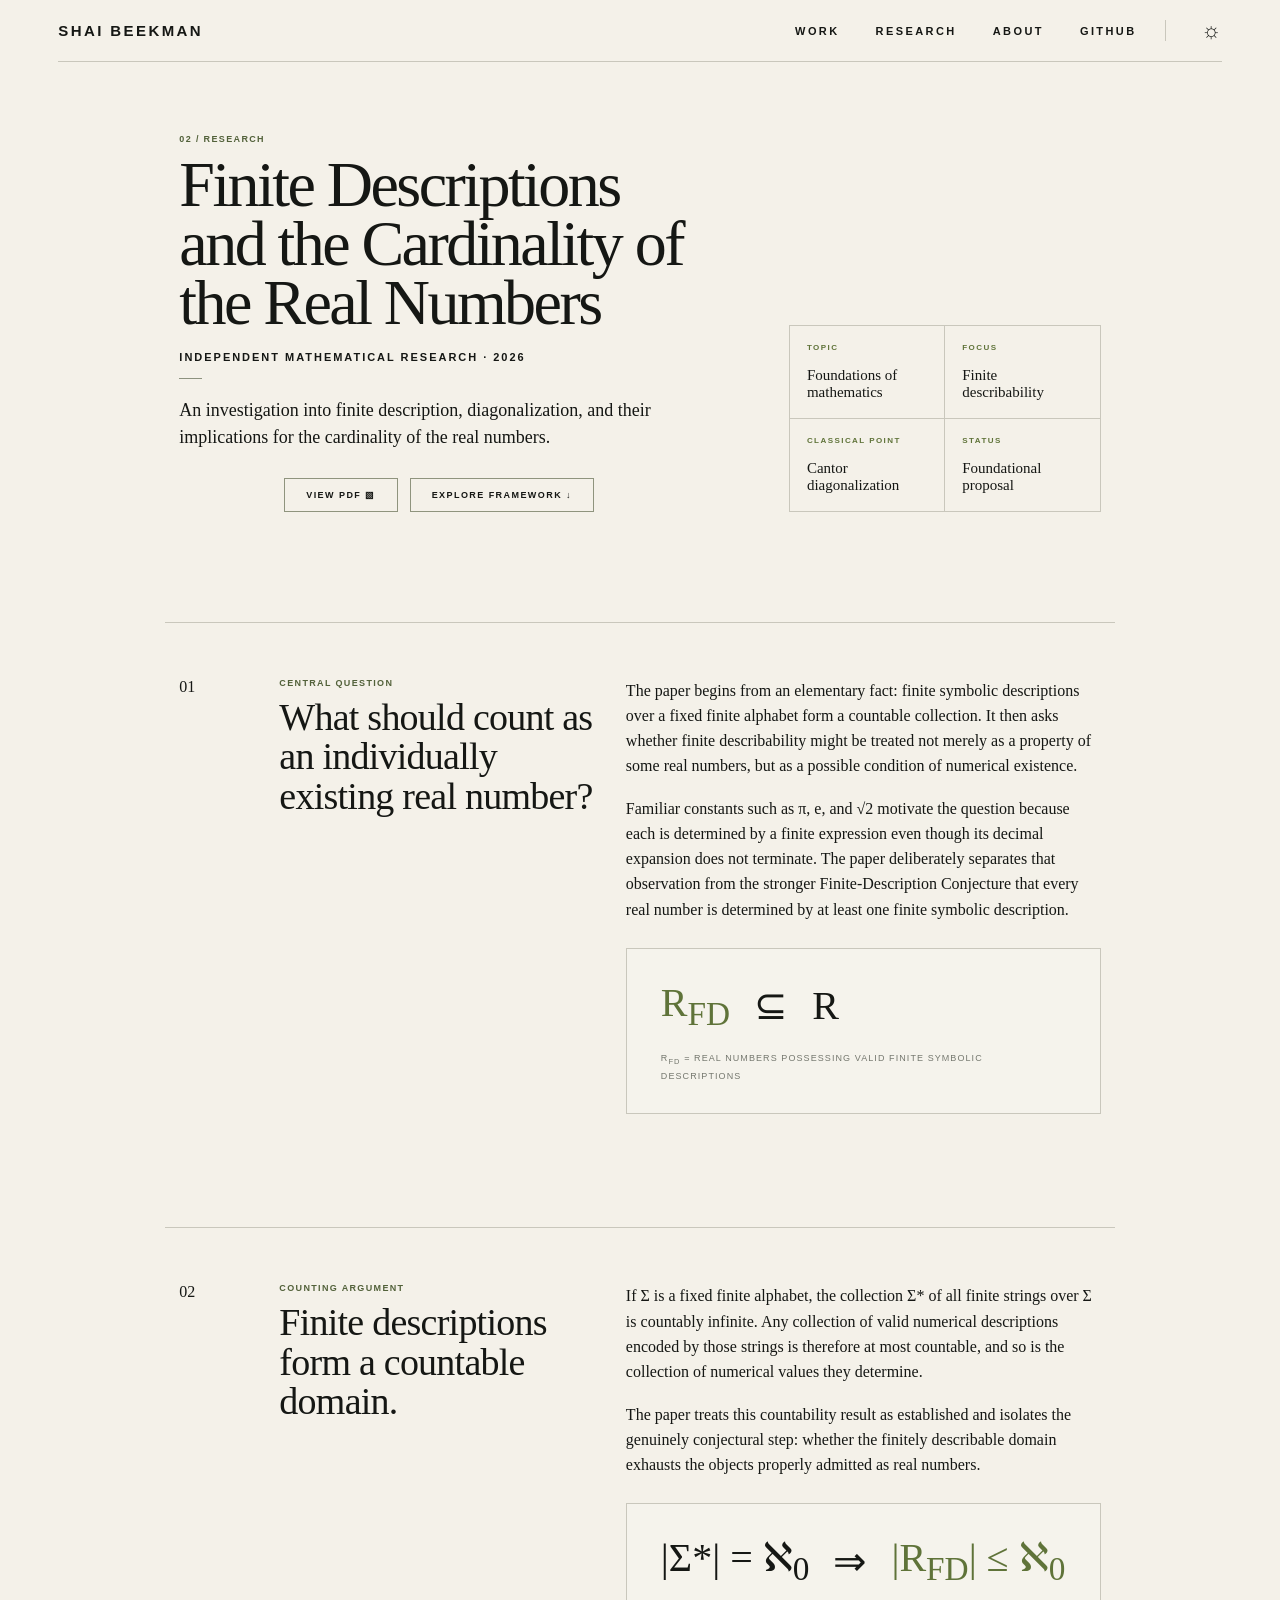
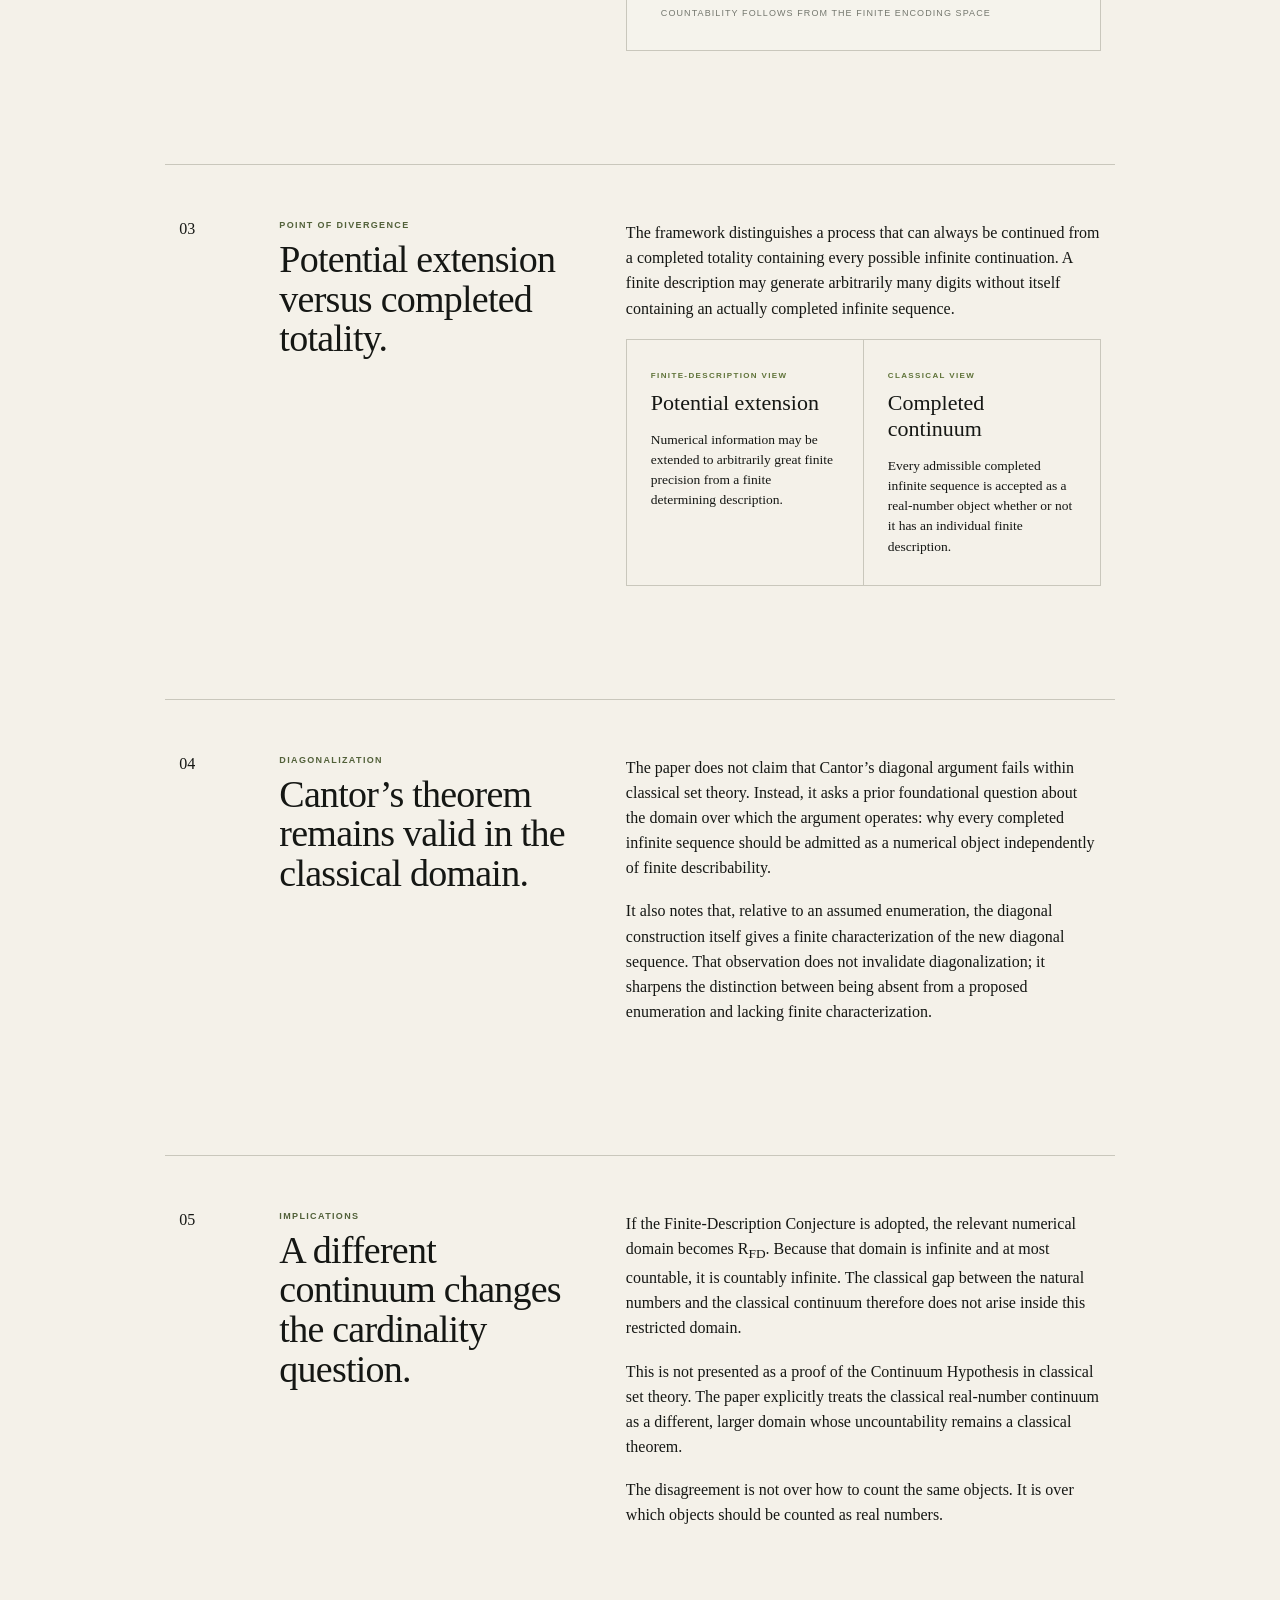
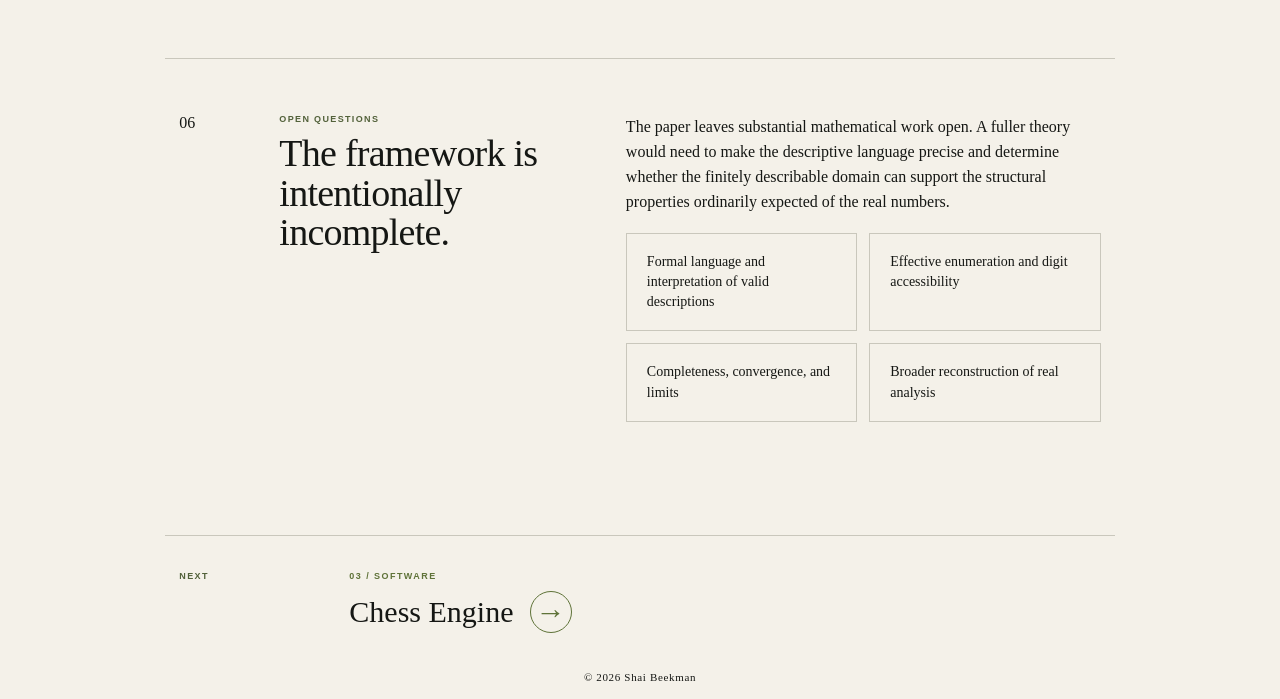
<file: research.html>
<!doctype html>
<html lang="en">
<head>
  <meta charset="utf-8">
  <meta name="viewport" content="width=device-width,initial-scale=1">
  <title>Finite Descriptions and the Cardinality of the Real Numbers — Shai Beekman</title><meta name="description" content="Independent mathematical research by Shai Beekman examining finite describability, diagonalization, and their implications for the cardinality and interpretation of the real numbers."><meta name="author" content="Shai Beekman"><meta name="theme-color" content="#f4f1e9"><meta property="og:type" content="website"><meta property="og:title" content="Finite Descriptions and the Cardinality of the Real Numbers — Shai Beekman"><meta property="og:description" content="Independent mathematical research by Shai Beekman examining finite describability, diagonalization, and their implications for the cardinality and interpretation of the real numbers."><meta name="twitter:card" content="summary">
  <link rel="stylesheet" href="styles.css">
  <link rel="stylesheet" href="research.css">
</head>
<body>
<header>
  <a class="brand" href="index.html">SHAI BEEKMAN</a>
  <nav>
    <a href="index.html#work">WORK</a>
    <a href="research.html">RESEARCH</a>
    <a href="index.html#about">ABOUT</a>
    <a href="https://github.com/ShaiBeekman" target="_blank" rel="noopener noreferrer">GITHUB</a>
    <span class="nav-divider" aria-hidden="true"></span>
    <button class="theme-icon" type="button" aria-label="Theme">☼</button>
  </nav>
</header>

<main class="research-main">
  <section class="research-hero">
    <div class="research-title">
      <p class="eyebrow">02 / RESEARCH</p>
      <h1>Finite Descriptions and the Cardinality of the Real Numbers</h1>
      <p class="research-deck">Independent mathematical research · 2026</p>
      <div class="rule"></div>
      <p class="research-lead">An investigation into finite description, diagonalization, and their implications for the cardinality of the real numbers.</p>
      <div class="research-actions">
        <a href="Finite Descriptions and the Cardinality of the Real Numbers.pdf">VIEW PDF ▧</a>
        <a href="#framework">EXPLORE FRAMEWORK ↓</a>
      </div>
    </div>
    <div class="research-fact-grid" aria-label="Paper details">
      <div><span>TOPIC</span><strong>Foundations of mathematics</strong></div>
      <div><span>FOCUS</span><strong>Finite describability</strong></div>
      <div><span>CLASSICAL POINT</span><strong>Cantor diagonalization</strong></div>
      <div><span>STATUS</span><strong>Foundational proposal</strong></div>
    </div>
  </section>

  <section class="research-section" id="framework">
    <div class="section-number">01</div>
    <div>
      <p class="eyebrow">CENTRAL QUESTION</p>
      <h2>What should count as an individually existing real number?</h2>
    </div>
    <div class="research-body">
      <p>The paper begins from an elementary fact: finite symbolic descriptions over a fixed finite alphabet form a countable collection. It then asks whether finite describability might be treated not merely as a property of some real numbers, but as a possible condition of numerical existence.</p>
      <p>Familiar constants such as π, e, and √2 motivate the question because each is determined by a finite expression even though its decimal expansion does not terminate. The paper deliberately separates that observation from the stronger Finite-Description Conjecture that every real number is determined by at least one finite symbolic description.</p>
      <div class="research-callout">
        <div class="math-line"><span class="accent">R<sub>FD</sub></span><span>⊆</span><span>R</span></div>
        <small>R<sub>FD</sub> = real numbers possessing valid finite symbolic descriptions</small>
      </div>
    </div>
  </section>

  <section class="research-section">
    <div class="section-number">02</div>
    <div>
      <p class="eyebrow">COUNTING ARGUMENT</p>
      <h2>Finite descriptions form a countable domain.</h2>
    </div>
    <div class="research-body">
      <p>If Σ is a fixed finite alphabet, the collection Σ* of all finite strings over Σ is countably infinite. Any collection of valid numerical descriptions encoded by those strings is therefore at most countable, and so is the collection of numerical values they determine.</p>
      <p>The paper treats this countability result as established and isolates the genuinely conjectural step: whether the finitely describable domain exhausts the objects properly admitted as real numbers.</p>
      <div class="research-callout">
        <div class="math-line"><span>|Σ*| = ℵ<sub>0</sub></span><span>⇒</span><span class="accent">|R<sub>FD</sub>| ≤ ℵ<sub>0</sub></span></div>
        <small>countability follows from the finite encoding space</small>
      </div>
    </div>
  </section>

  <section class="research-section">
    <div class="section-number">03</div>
    <div>
      <p class="eyebrow">POINT OF DIVERGENCE</p>
      <h2>Potential extension versus completed totality.</h2>
    </div>
    <div class="research-body">
      <p>The framework distinguishes a process that can always be continued from a completed totality containing every possible infinite continuation. A finite description may generate arbitrarily many digits without itself containing an actually completed infinite sequence.</p>
      <div class="framework-grid">
        <article><span class="tag">FINITE-DESCRIPTION VIEW</span><h3>Potential extension</h3><p>Numerical information may be extended to arbitrarily great finite precision from a finite determining description.</p></article>
        <article><span class="tag">CLASSICAL VIEW</span><h3>Completed continuum</h3><p>Every admissible completed infinite sequence is accepted as a real-number object whether or not it has an individual finite description.</p></article>
      </div>
    </div>
  </section>

  <section class="research-section">
    <div class="section-number">04</div>
    <div>
      <p class="eyebrow">DIAGONALIZATION</p>
      <h2>Cantor’s theorem remains valid in the classical domain.</h2>
    </div>
    <div class="research-body">
      <p>The paper does not claim that Cantor’s diagonal argument fails within classical set theory. Instead, it asks a prior foundational question about the domain over which the argument operates: why every completed infinite sequence should be admitted as a numerical object independently of finite describability.</p>
      <p>It also notes that, relative to an assumed enumeration, the diagonal construction itself gives a finite characterization of the new diagonal sequence. That observation does not invalidate diagonalization; it sharpens the distinction between being absent from a proposed enumeration and lacking finite characterization.</p>
    </div>
  </section>

  <section class="research-section">
    <div class="section-number">05</div>
    <div>
      <p class="eyebrow">IMPLICATIONS</p>
      <h2>A different continuum changes the cardinality question.</h2>
    </div>
    <div class="research-body">
      <p>If the Finite-Description Conjecture is adopted, the relevant numerical domain becomes R<sub>FD</sub>. Because that domain is infinite and at most countable, it is countably infinite. The classical gap between the natural numbers and the classical continuum therefore does not arise inside this restricted domain.</p>
      <p>This is not presented as a proof of the Continuum Hypothesis in classical set theory. The paper explicitly treats the classical real-number continuum as a different, larger domain whose uncountability remains a classical theorem.</p>
      <p class="research-quote">The disagreement is not over how to count the same objects. It is over which objects should be counted as real numbers.</p>
    </div>
  </section>

  <section class="research-section">
    <div class="section-number">06</div>
    <div>
      <p class="eyebrow">OPEN QUESTIONS</p>
      <h2>The framework is intentionally incomplete.</h2>
    </div>
    <div class="research-body">
      <p>The paper leaves substantial mathematical work open. A fuller theory would need to make the descriptive language precise and determine whether the finitely describable domain can support the structural properties ordinarily expected of the real numbers.</p>
      <div class="open-list">
        <div>Formal language and interpretation of valid descriptions</div>
        <div>Effective enumeration and digit accessibility</div>
        <div>Completeness, convergence, and limits</div>
        <div>Broader reconstruction of real analysis</div>
      </div>
    </div>
  </section>

  <section class="research-next">
    <p class="eyebrow">NEXT</p>
    <div class="next-project"><span>03 / SOFTWARE</span><a class="research-next-link" href="chess-engine.html">Chess Engine <b>→</b></a></div>
  </section>
</main>
<footer>© 2026 Shai Beekman</footer>
<script src="script.js"></script></body>
</html>
</file>
<file: styles.css>
:root{
  --paper:#f4f1e9;
  --ink:#151714;
  --muted:#74776e;
  --line:#c9c7bc;
  --accent:#5f7339;
  --card:rgba(255,255,255,.16);
}
*{box-sizing:border-box}
html{scroll-behavior:smooth}
body{margin:0;background:var(--paper);color:var(--ink);font-family:Georgia,'Times New Roman',serif}
a{color:inherit;text-decoration:none}
button{font:inherit;color:inherit}

header{
  height:62px;
  margin:0 4.55%;
  display:flex;
  align-items:center;
  justify-content:space-between;
  border-bottom:1px solid var(--line);
  font-family:Arial,sans-serif;
  letter-spacing:.22em;
  font-size:11px;
}
.brand{font-size:15px;font-weight:700}
nav{display:flex;align-items:center;gap:36px;font-weight:700}
.nav-divider{height:21px;border-left:1px solid var(--line);margin-left:-8px}
.theme-icon{border:0;background:none;padding:0;font-size:22px;line-height:1;cursor:pointer;font-weight:400}

main{width:74.2%;max-width:1320px;margin:auto}
.hero{
  min-height:302px;
  padding:34px 1.1% 22px;
  display:grid;
  grid-template-columns:.92fr 1.08fr;
  align-items:center;
  gap:90px;
}
.hero-copy{align-self:center}
.hero h1{
  font-weight:400;
  font-size:clamp(68px,5.25vw,92px);
  line-height:.79;
  margin:0 0 23px;
  letter-spacing:-.046em;
}
.hero h1 span{display:block}
.hero h1 span+span{margin-top:.08em}
.kicker{font:700 11px Arial,sans-serif;letter-spacing:.25em;margin:0}
.kicker span{padding:0 11px}
.rule,.mini-rule{width:23px;border-top:1px solid #8d927f}
.rule{margin:15px 0 18px}
.mini-rule{margin:12px 0 13px}
.intro{font-size:18px;line-height:1.35;max-width:360px;margin:0}

.sequence{text-align:center;font-size:25px;padding-top:2px}
.terms{display:flex;justify-content:center;gap:23px}
.accent,.formula,.math-expression span:first-child{color:var(--accent)}
.fade{opacity:.34}
.dots{font-size:17px;margin:13px auto 0;display:grid;grid-template-columns:repeat(7,1fr);align-items:center;width:286px;letter-spacing:0}
.dot{color:var(--ink);opacity:1}
.dot-5{opacity:.72}
.dot-6{color:var(--accent);opacity:.52}
.dot-7{color:var(--accent);opacity:.28}
.resolve{margin-top:28px;display:flex;justify-content:center;align-items:center;gap:59px}
.arrow{font-size:38px;color:var(--accent);font-weight:200}
.formula{display:inline-flex;flex-direction:column;align-items:center;min-width:128px;font-size:32px;line-height:1.06}
.formula .numerator{display:block;padding:0 7px 5px;border-bottom:1px solid var(--accent);white-space:nowrap}
.formula .denominator{display:block;padding-top:5px;font-size:.9em}

.section-label{
  text-align:center;
  font:700 10px Arial,sans-serif;
  letter-spacing:.22em;
  margin:0 0 14px;
  display:flex;
  justify-content:center;
  align-items:center;
  gap:14px;
}
.section-label span{font:400 15px Georgia,serif;letter-spacing:0}
.cards{display:grid;grid-template-columns:1fr 1fr;gap:14px;align-items:stretch}
.card{
  border:1px solid var(--line);
  padding:21px 20px 19px;
  background:var(--card);
  min-height:508px;
  display:flex;
  flex-direction:column;
}
.eyebrow,.subhead,.tags{font-family:Arial,sans-serif;font-weight:700;letter-spacing:.15em;color:#52613a}
.eyebrow{font-size:9px;margin:0}
.card h2{font-size:31px;font-weight:400;line-height:1.04;margin:10px 0 6px;letter-spacing:-.015em}
.subhead{font-size:8.5px;color:var(--ink);margin:0}
.card>p:not(.eyebrow):not(.subhead):not(.tags):not(.meta){font-size:14px;line-height:1.42;max-width:590px;margin-top:0}
.software img{width:100%;display:block;margin:13px 0 9px;border:1px solid #b8b9b3}
.tags{font-size:8.5px;margin:3px 0 11px}
.actions{display:flex;gap:13px;flex-wrap:wrap;margin-top:auto}
.actions a{
  border:1px solid #8f947e;
  padding:10px 18px;
  font:700 8.5px Arial,sans-serif;
  letter-spacing:.14em;
  transition:background .18s ease,transform .18s ease;
}
.actions a:hover{background:#e9e7dd;transform:translateY(-1px)}
.meta{font-size:13px;margin:0 0 13px}
.research{padding-right:25px}
.research h2{font-size:31px}
.math-mark{flex:1;min-height:198px;display:flex;flex-direction:column;align-items:center;justify-content:center;gap:17px}
.math-expression{display:flex;align-items:center;justify-content:center;gap:33px;font-size:42px}
.math-expression .relation{color:var(--ink);font-size:.78em}
.math-mark sub{font-size:.46em;vertical-align:-.12em}
.math-mark small{font:9px Arial,sans-serif;letter-spacing:.12em;color:var(--muted);text-transform:uppercase}
.research-actions{justify-content:center;margin-top:0}

.about{
  margin-top:13px;
  border-top:1px solid #dedbd0;
  border-bottom:1px solid #dedbd0;
  padding:18px 1.8%;
  display:grid;
  grid-template-columns:.5fr 1.45fr 1.45fr 1.05fr;
  gap:29px;
  align-items:start;
}
.about h3{font:700 10px Arial,sans-serif;letter-spacing:.22em;color:#465330;margin:2px 0 0}
.about p{font-size:12.5px;line-height:1.42;margin:0}
.about>div{display:flex;gap:12px;align-items:center}
.about b{font:700 8.5px Arial,sans-serif;letter-spacing:.18em}
.column-icon{font-size:25px;color:#627547}
footer{text-align:center;padding:16px;font-size:11px;letter-spacing:.06em}

@media(max-width:1200px){
  main{width:82%}
  .hero{gap:60px}
}
@media(max-width:900px){
  header{margin:0 4%}
  nav{gap:18px}
  .nav-divider{display:none}
  .theme-icon{display:inline-flex;align-items:center;justify-content:center;flex:0 0 auto}
  main{width:92%}
  .hero{grid-template-columns:1fr;padding-top:42px;min-height:auto;gap:30px}
  .sequence{padding:20px 0 8px}
  .cards{grid-template-columns:1fr}
  .about{grid-template-columns:1fr}
  .card{min-height:auto}
  .math-mark{min-height:185px}
  .research{padding-right:20px}
}
@media(max-width:600px){
  header{height:auto;padding:18px 0;align-items:flex-start}
  .brand{font-size:13px}
  nav{gap:11px;flex-wrap:wrap;justify-content:flex-end;font-size:8px}
  .hero{padding-left:0;padding-right:0}
  .hero h1{font-size:64px}
  .terms{gap:11px;font-size:20px}
  .dots{width:248px}
  .resolve{gap:28px}
  .formula{font-size:29px;min-width:115px}
  .card{padding:20px 16px}
  .card h2,.research h2{font-size:28px}
  .actions a{flex:1;text-align:center;padding:11px 8px}
  .intro{font-size:17px}
  .about{padding:24px 0}
  .about p{font-size:14px}
  .math-expression{font-size:38px;gap:24px}
}

/* v4 — restore the more structured About strip from the approved reference */
.about{
  margin-top:13px;
  border-top:1px solid #dedbd0;
  border-bottom:1px solid #dedbd0;
  padding:17px 1.8% 18px;
  grid-template-columns:.48fr 1.42fr 1.42fr 1.12fr;
  gap:0;
  align-items:center;
}
.about h3{
  align-self:start;
  padding-top:2px;
}
.about > p,
.about > div{
  min-height:49px;
  border-left:1px solid #d2cfc4;
  padding-left:31px;
  padding-right:27px;
  display:flex;
  align-items:center;
}
.about > div{
  gap:15px;
  padding-right:0;
}
.about > div p{display:block}
.about p{font-size:12.5px;line-height:1.42;margin:0}
.column-icon{
  font-size:27px;
  line-height:1;
  color:#627547;
  flex:0 0 auto;
}
@media(max-width:900px){
  .about{gap:18px}
  .about > p,.about > div{border-left:0;padding-left:0;padding-right:0;min-height:0}
}

/* v10 — functional theme control and honest handling of external links not yet supplied */
html[data-theme="dark"]{
  --paper:#171915;
  --ink:#efede4;
  --muted:#a7aa9f;
  --line:#4a4e43;
  --accent:#9aad67;
  --card:rgba(255,255,255,.025);
}

/* v14 — smooth theme-aware fade for the final sequence dots */
html[data-theme="dark"] .dot-1,
html[data-theme="dark"] .dot-2,
html[data-theme="dark"] .dot-3,
html[data-theme="dark"] .dot-4,
html[data-theme="dark"] .dot-5{color:var(--ink)}
html[data-theme="dark"] .dot-6,
html[data-theme="dark"] .dot-7{color:var(--accent)}

html[data-theme="dark"] .actions a:hover{background:#24281f}
html[data-theme="dark"] .research-actions a:hover{background:#24281f}
html[data-theme="dark"] .software img{border-color:#4a4e43}
html[data-theme="dark"] .about{border-color:#383b34}
html[data-theme="dark"] .about > p,
html[data-theme="dark"] .about > div{border-color:#44483e}
html[data-theme="dark"] .eyebrow,
html[data-theme="dark"] .tags{color:#9aad67}
html[data-theme="dark"] .subhead{color:var(--ink)}
html[data-theme="dark"] .rule,
html[data-theme="dark"] .mini-rule{border-color:#7c836d}

.pending-link[aria-disabled="true"]{
  opacity:.48;
  cursor:not-allowed;
}
.pending-link[aria-disabled="true"]:hover{
  transform:none !important;
  background:transparent !important;
}


/* v12 — final QA: keyboard focus and reduced-motion support */
a:focus-visible,button:focus-visible{outline:2px solid var(--accent);outline-offset:4px}
@media (prefers-reduced-motion: reduce){
  html{scroll-behavior:auto}
  *,*::before,*::after{scroll-behavior:auto!important;transition-duration:.01ms!important;animation-duration:.01ms!important;animation-iteration-count:1!important}
}


/* Shared full-width software project cards */
.chess-card,.finite-real-card{
  grid-column:1/-1;
  min-height:0;
  display:grid;
  grid-template-columns:.72fr 1.28fr;
  gap:24px;
  align-items:stretch;
}
.chess-card-copy,.finite-real-card-copy{
  min-height:330px;
  display:flex;
  flex-direction:column;
}
.chess-card .tags,.finite-real-card .tags{margin-top:auto}
.chess-card .actions,.finite-real-card .actions{margin-top:10px}
.chess-card>img,.finite-real-card>img{
  width:100%;
  height:100%;
  min-height:330px;
  object-fit:cover;
  object-position:center top;
  display:block;
  margin:0;
  border:1px solid #b8b9b3;
}
html[data-theme="dark"] .chess-card>img,html[data-theme="dark"] .finite-real-card>img{border-color:#4a4e43}

@media(max-width:900px){
  .chess-card,.finite-real-card{grid-template-columns:1fr}
  .chess-card-copy,.finite-real-card-copy{min-height:0}
  .chess-card>img,.finite-real-card>img{min-height:0;height:auto}
}

/* Preserve the complete Finite Real Generator screenshot at its natural aspect ratio. */
.finite-real-card>img{height:auto;min-height:0;align-self:center;object-fit:contain}
.finite-real-card .subhead{text-transform:uppercase}
</file>
<file: project.css>
.project-main{width:74.2%;max-width:1320px;margin:auto}
.project-hero{padding:72px 1.5% 48px;display:grid;grid-template-columns:1.35fr .65fr;gap:90px;align-items:end}
.project-title-block h1{font-size:clamp(64px,5.5vw,96px);font-weight:400;letter-spacing:-.045em;line-height:.9;margin:12px 0 18px}
.project-deck{font:700 11px Arial,sans-serif;letter-spacing:.18em;text-transform:uppercase;margin:0}
.project-lead{max-width:730px;font-size:18px;line-height:1.48;margin:0}
.project-actions{display:flex;gap:12px;margin-top:27px}
.project-actions a{border:1px solid #8f947e;padding:11px 21px;font:700 9px Arial,sans-serif;letter-spacing:.16em}
.project-fact-grid{display:grid;grid-template-columns:1fr 1fr;border-top:1px solid var(--line);border-left:1px solid var(--line)}
.project-fact-grid div{min-height:93px;padding:17px;border-right:1px solid var(--line);border-bottom:1px solid var(--line);display:flex;flex-direction:column;justify-content:space-between}
.project-fact-grid span{font:700 8px Arial,sans-serif;letter-spacing:.18em;color:var(--accent)}
.project-fact-grid strong{font-size:15px;font-weight:400}
.project-shot{margin:0 0 0;border-top:1px solid var(--line);padding:26px 0 0}
.project-shot img{display:block;width:100%;border:1px solid #b8b9b3}
.project-shot figcaption{font:9px Arial,sans-serif;letter-spacing:.08em;color:var(--muted);padding:9px 2px 0}
.project-section{border-top:1px solid var(--line);padding:55px 1.5%;margin-top:58px}
.overview-grid,.example-section,.technical-section{display:grid;grid-template-columns:70px .82fr 1.18fr;gap:30px}
.section-number{font:700 10px Arial,sans-serif;letter-spacing:.16em;color:var(--accent);padding-top:4px}
.section-copy h2,.process-heading h2{font-size:38px;line-height:1.03;font-weight:400;letter-spacing:-.02em;margin:10px 0 0;max-width:520px}
.section-body p{font-size:16px;line-height:1.55;margin:0 0 18px;max-width:650px}
.process-heading{display:grid;grid-template-columns:70px 1fr;gap:30px;margin-bottom:35px}
.process-grid{display:grid;grid-template-columns:repeat(4,1fr);border-top:1px solid var(--line);border-left:1px solid var(--line)}
.process-grid article{padding:24px 22px 27px;min-height:245px;border-right:1px solid var(--line);border-bottom:1px solid var(--line)}
.process-grid article>span{font:700 9px Arial,sans-serif;letter-spacing:.18em;color:var(--accent)}
.process-grid h3{font-size:21px;font-weight:400;line-height:1.1;margin:35px 0 14px}
.process-grid p{font-size:13.5px;line-height:1.5;margin:0}
.sequence-demo{display:grid;grid-template-columns:1fr auto 170px;gap:35px;align-items:center}
.demo-sequence{display:flex;justify-content:space-between;font-size:23px;gap:14px}
.demo-sequence span:nth-last-child(-n+2){color:var(--accent)}
.demo-arrow{font-size:34px;color:var(--accent)}
.demo-formula{color:var(--accent);font-size:29px;display:flex;flex-direction:column;align-items:center}
.demo-formula .numerator{border-bottom:1px solid var(--accent);padding:0 7px 5px;white-space:nowrap}
.demo-formula .denominator{padding-top:5px}
.sequence-demo p{grid-column:1/-1;font-size:15px;line-height:1.52;max-width:720px;margin:20px 0 0}
.tech-tags{display:flex;flex-wrap:wrap;gap:8px;margin-top:28px}
.tech-tags span{border:1px solid var(--line);padding:8px 10px;font:700 8px Arial,sans-serif;letter-spacing:.14em;color:#52613a}
.project-next{margin:58px 0 10px;border-top:1px solid var(--line);padding:35px 1.5% 12px;display:grid;grid-template-columns:170px 1fr}
.next-project>span{display:block;font:700 9px Arial,sans-serif;letter-spacing:.16em;color:var(--accent);margin-bottom:10px}
.next-project-link{display:inline-block;font-size:30px;line-height:1.05;font-weight:400;transition:color .2s ease}
.next-project-link b{display:inline-block;font-weight:400;color:var(--accent);margin-left:10px;transition:transform .2s ease}
.next-project-link:hover{color:var(--accent)}
.next-project-link:hover b{transform:translateX(6px)}
@media(max-width:1000px){.project-main{width:88%}.project-hero{grid-template-columns:1fr;gap:38px}.process-grid{grid-template-columns:1fr 1fr}.overview-grid,.example-section,.technical-section{grid-template-columns:55px 1fr}.section-body,.sequence-demo{grid-column:2}.sequence-demo{grid-template-columns:1fr auto 150px}.project-next{grid-template-columns:1fr;gap:15px}}
@media(max-width:650px){.project-main{width:92%}.project-hero{padding:48px 0 34px}.project-title-block h1{font-size:58px}.project-lead{font-size:16px}.project-fact-grid{grid-template-columns:1fr}.project-section{padding:38px 0;margin-top:42px}.overview-grid,.example-section,.technical-section{grid-template-columns:1fr;gap:15px}.section-body,.sequence-demo{grid-column:auto}.process-heading{grid-template-columns:1fr;gap:12px}.process-grid{grid-template-columns:1fr}.process-grid article{min-height:0}.sequence-demo{grid-template-columns:1fr;text-align:center}.demo-sequence{justify-content:center;flex-wrap:wrap}.demo-arrow{transform:rotate(90deg)}.project-next{padding-left:0;padding-right:0}.next-project-link{font-size:25px}}

/* v7 — make the next-project arrow an explicit circular affordance */
.next-project-link{
  display:inline-flex;
  align-items:center;
  gap:16px;
}
.next-project-link .next-arrow{
  width:42px;
  height:42px;
  border:1px solid var(--accent);
  border-radius:50%;
  display:inline-flex;
  align-items:center;
  justify-content:center;
  margin-left:0;
  line-height:1;
  flex:0 0 42px;
  transition:transform .2s ease,background .2s ease,color .2s ease;
}
.next-project-link:hover .next-arrow{
  transform:translateX(4px);
  background:rgba(95,115,57,.08);
}

/* v8 — move the full next-project link as one cohesive hover interaction */
.next-project-link{
  transition:transform .2s ease,color .2s ease;
}
.next-project-link:hover{
  transform:translateX(5px);
}
.next-project-link:hover .next-arrow{
  transform:translateX(2px);
}

/* v9 — move the full research CTA, including the 02 / RESEARCH eyebrow */
.next-project{
  display:inline-block;
  transition:transform .2s ease;
}
.next-project:hover{
  transform:translateX(5px);
}
.next-project-link:hover{
  transform:none;
}
.next-project-link:hover .next-arrow{
  transform:translateX(2px);
}


/* M88.5A — Chess Engine portfolio page */
.project-gallery{
  display:grid;
  grid-template-columns:repeat(3,1fr);
  gap:14px;
}
.project-gallery figure{
  margin:0;
  border:1px solid var(--line);
  background:var(--card);
  display:flex;
  flex-direction:column;
}
.project-gallery img{
  width:100%;
  aspect-ratio:16/10;
  object-fit:cover;
  object-position:center top;
  display:block;
  border-bottom:1px solid var(--line);
}
.project-gallery figcaption{
  padding:15px 16px 17px;
  font-size:13px;
  line-height:1.48;
  color:var(--muted);
}
.project-gallery figcaption strong{
  color:var(--ink);
  font-weight:400;
}
.project-inline-actions{
  display:flex;
  gap:12px;
  flex-wrap:wrap;
  margin-top:27px;
}
.project-inline-actions a{
  border:1px solid #8f947e;
  padding:11px 21px;
  font:700 9px Arial,sans-serif;
  letter-spacing:.16em;
  transition:background .18s ease,transform .18s ease;
}
.project-inline-actions a:hover{
  background:#e9e7dd;
  transform:translateY(-1px);
}
.section-body code{
  font-size:.88em;
  padding:.1em .32em;
  border-radius:4px;
  background:rgba(0,0,0,.045);
}
html[data-theme="dark"] .project-shot img{border-color:#4a4e43}
html[data-theme="dark"] .project-gallery figure,
html[data-theme="dark"] .project-gallery img{border-color:#4a4e43}
html[data-theme="dark"] .project-inline-actions a:hover{background:#24281f}
html[data-theme="dark"] .section-body code{background:rgba(255,255,255,.06)}

@media(max-width:1000px){
  .project-gallery{grid-template-columns:1fr 1fr}
  .project-gallery figure:last-child{grid-column:1/-1}
}
@media(max-width:650px){
  .project-gallery{grid-template-columns:1fr}
  .project-gallery figure:last-child{grid-column:auto}
  .project-inline-actions a{flex:1;text-align:center}
}
</file>
<file: research.css>
.research-main{width:74.2%;max-width:1320px;margin:auto}
.research-hero{padding:72px 1.5% 52px;display:grid;grid-template-columns:1.25fr .75fr;gap:90px;align-items:end}
.research-title h1{font-size:clamp(58px,5vw,88px);font-weight:400;letter-spacing:-.04em;line-height:.92;margin:12px 0 18px;max-width:900px}
.research-deck{font:700 11px Arial,sans-serif;letter-spacing:.18em;text-transform:uppercase;margin:0}
.research-lead{max-width:800px;font-size:18px;line-height:1.5;margin:0}
.research-actions{display:flex;gap:12px;margin-top:27px}
.research-actions a{border:1px solid #8f947e;padding:11px 21px;font:700 9px Arial,sans-serif;letter-spacing:.16em;transition:background .18s ease,transform .18s ease}
.research-actions a:hover{background:#e9e7dd;transform:translateY(-1px)}
.research-fact-grid{display:grid;grid-template-columns:1fr 1fr;border-top:1px solid var(--line);border-left:1px solid var(--line)}
.research-fact-grid div{min-height:93px;padding:17px;border-right:1px solid var(--line);border-bottom:1px solid var(--line);display:flex;flex-direction:column;justify-content:space-between}
.research-fact-grid span{font:700 8px Arial,sans-serif;letter-spacing:.18em;color:var(--accent)}
.research-fact-grid strong{font-size:15px;font-weight:400}
.research-section{border-top:1px solid var(--line);padding:55px 1.5%;margin-top:58px;display:grid;grid-template-columns:70px .8fr 1.2fr;gap:30px}
.research-section h2{font-size:38px;line-height:1.04;font-weight:400;letter-spacing:-.02em;margin:10px 0 0;max-width:540px}
.research-body p{font-size:16px;line-height:1.57;margin:0 0 18px;max-width:700px}
.research-callout{border:1px solid var(--line);padding:30px 34px;margin-top:26px;background:rgba(255,255,255,.12)}
.research-callout .math-line{font-size:40px;display:flex;align-items:center;gap:24px;margin-bottom:14px}
.research-callout .math-line .accent{color:var(--accent)}
.research-callout small{font:9px Arial,sans-serif;letter-spacing:.12em;color:var(--muted);text-transform:uppercase}
.framework-grid{display:grid;grid-template-columns:1fr 1fr;border-top:1px solid var(--line);border-left:1px solid var(--line);margin-top:18px}
.framework-grid article{padding:24px 24px 28px;border-right:1px solid var(--line);border-bottom:1px solid var(--line);min-height:205px}
.framework-grid h3{font-size:22px;font-weight:400;margin:8px 0 14px}
.framework-grid p{font-size:13.5px;line-height:1.5;margin:0}
.framework-grid .tag{font:700 8px Arial,sans-serif;letter-spacing:.17em;color:var(--accent)}
.research-quote{font-size:24px;line-height:1.35;max-width:760px;margin:18px 0 0}
.open-list{display:grid;grid-template-columns:1fr 1fr;gap:12px;margin-top:18px}
.open-list div{border:1px solid var(--line);padding:18px 20px;font-size:14px;line-height:1.45}
.research-next{margin:58px 0 10px;border-top:1px solid var(--line);padding:35px 1.5% 12px;display:grid;grid-template-columns:170px 1fr}
.research-next .next-project>span{display:block;font:700 9px Arial,sans-serif;letter-spacing:.16em;color:var(--accent);margin-bottom:10px}
.research-next-link{display:inline-flex;align-items:center;gap:16px;font-size:30px;line-height:1.05;transition:color .2s ease}
.research-next-link b{width:42px;height:42px;border:1px solid var(--accent);border-radius:50%;display:inline-flex;align-items:center;justify-content:center;font-weight:400;color:var(--accent);transition:transform .2s ease,background .2s ease}
.research-next-link:hover{color:var(--accent)}
.research-next-link:hover b{transform:translateX(4px);background:rgba(95,115,57,.08)}
@media(max-width:1000px){.research-main{width:88%}.research-hero{grid-template-columns:1fr;gap:38px}.research-section{grid-template-columns:55px 1fr}.research-body{grid-column:2}.framework-grid,.open-list{grid-template-columns:1fr}.research-next{grid-template-columns:1fr;gap:15px}}
@media(max-width:650px){.research-main{width:92%}.research-hero{padding:48px 0 34px}.research-title h1{font-size:52px}.research-lead{font-size:16px}.research-fact-grid{grid-template-columns:1fr}.research-section{padding:38px 0;margin-top:42px;grid-template-columns:1fr;gap:15px}.research-body{grid-column:auto}.research-callout{padding:24px}.research-callout .math-line{font-size:32px;gap:16px}.research-next{padding-left:0;padding-right:0}.research-next-link{font-size:25px}}
</file>
